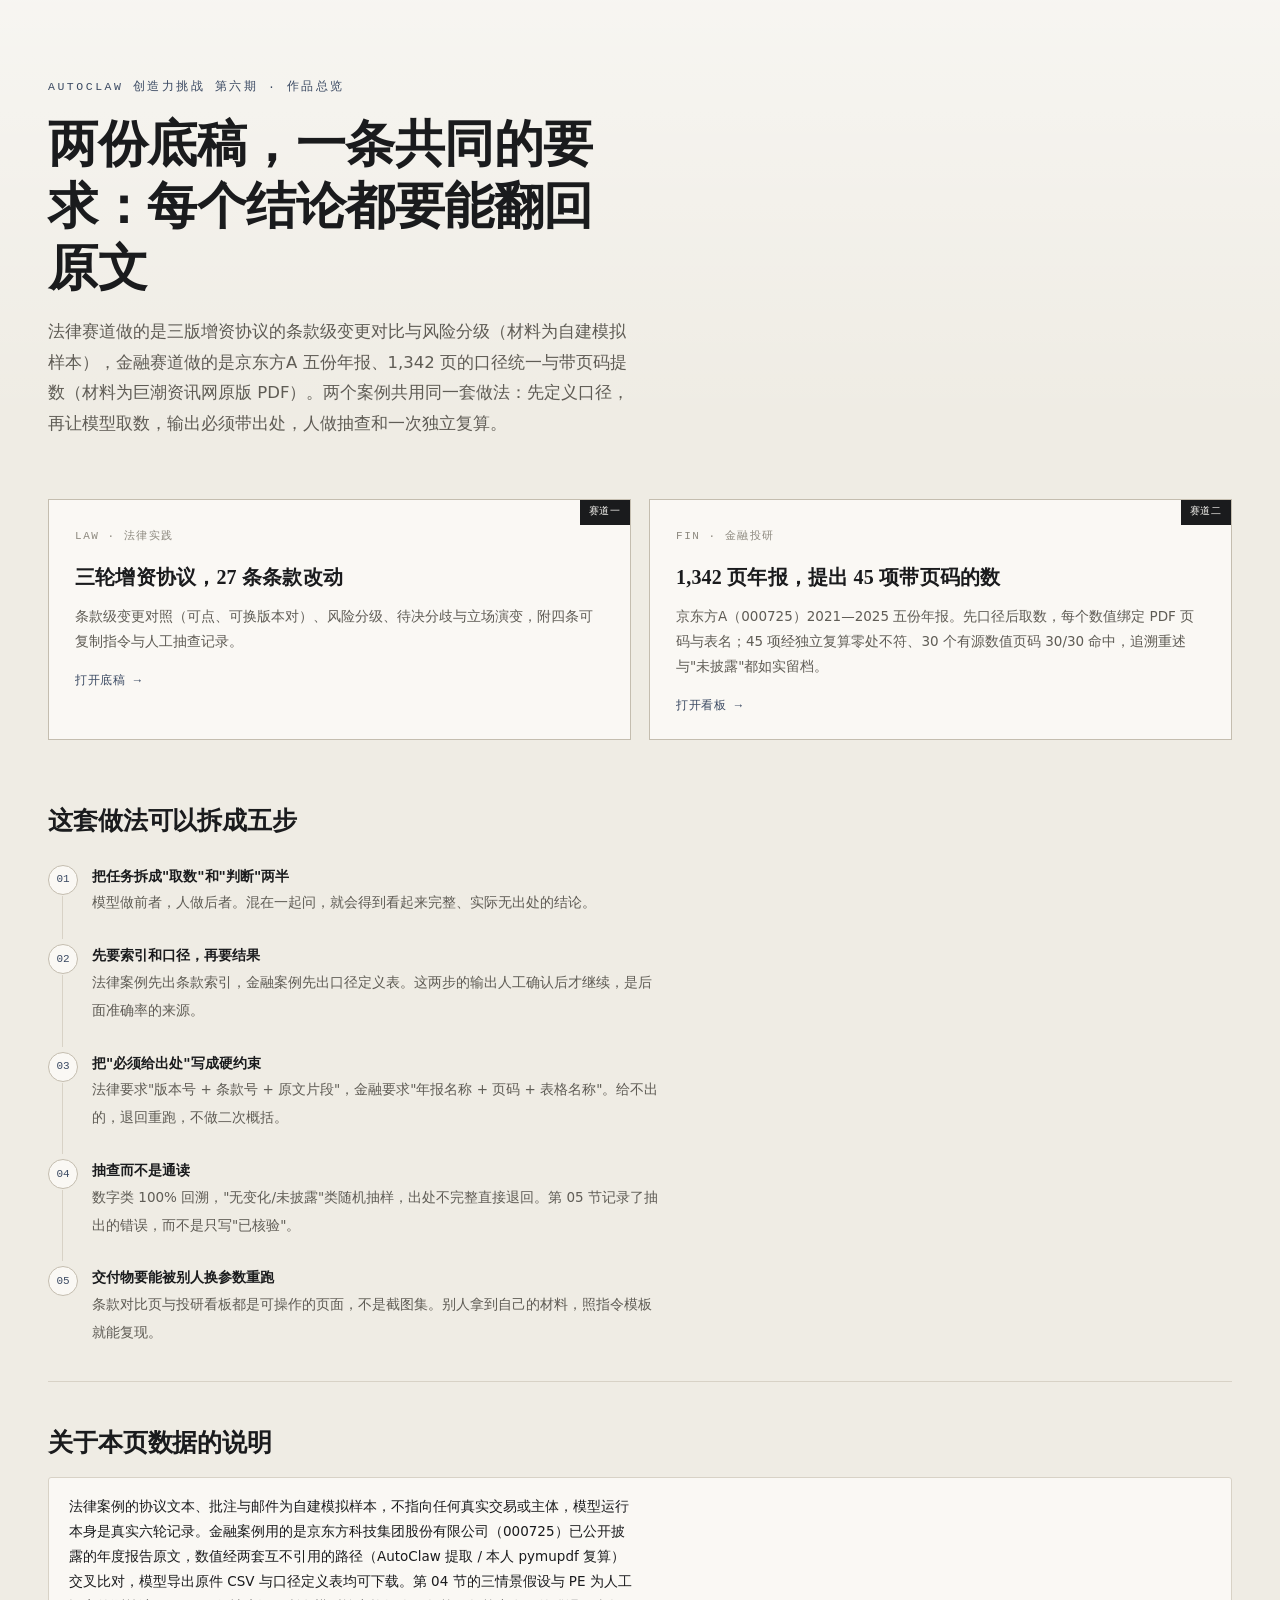
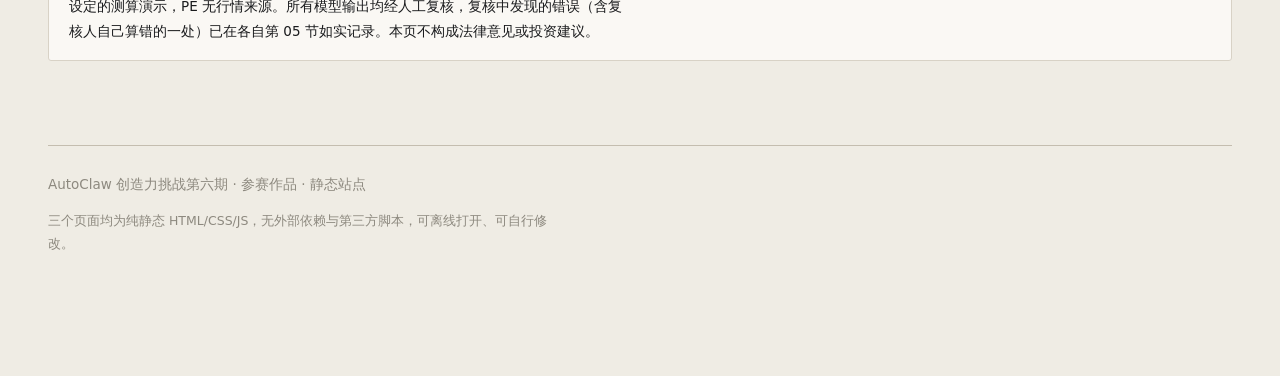
<file: index.html>
<!DOCTYPE html>
<html lang="zh-CN" data-accent="index">
<head>
<meta charset="UTF-8">
<meta name="viewport" content="width=device-width,initial-scale=1">
<title>两份底稿：增资协议条款对比 · 年报投研数据 — AutoClaw 创造力挑战第六期作品总览</title>
<meta name="description" content="AutoClaw 创造力挑战第六期参赛作品总览：法律实践赛道的三版增资协议条款级对比底稿，与金融投研赛道的年报数据提取与估值测算看板，含可复制指令与核验记录。">
<link rel="stylesheet" href="assets/base.css">
</head>
<body>
<div class="wrap">
<header class="masthead" style="border-bottom:none">
  <div class="kicker">AutoClaw 创造力挑战 第六期 · 作品总览</div>
  <h1>两份底稿，一条共同的要求：每个结论都要能翻回原文</h1>
  <p class="lede">法律赛道做的是三版增资协议的条款级变更对比与风险分级（材料为自建模拟样本），金融赛道做的是京东方A 五份年报、1,342 页的口径统一与带页码提数（材料为巨潮资讯网原版 PDF）。两个案例共用同一套做法：先定义口径，再让模型取数，输出必须带出处，人做抽查和一次独立复算。</p>
</header>

<div class="cases">
  <a class="case" href="legal.html">
    <span class="flag">赛道一</span>
    <div class="no">LAW · 法律实践</div>
    <h3>三轮增资协议，27 条条款改动</h3>
    <p>条款级变更对照（可点、可换版本对）、风险分级、待决分歧与立场演变，附四条可复制指令与人工抽查记录。</p>
    <div class="go">打开底稿 →</div>
  </a>
  <a class="case" href="finance.html">
    <span class="flag">赛道二</span>
    <div class="no">FIN · 金融投研</div>
    <h3>1,342 页年报，提出 45 项带页码的数</h3>
    <p>京东方A（000725）2021—2025 五份年报。先口径后取数，每个数值绑定 PDF 页码与表名；45 项经独立复算零处不符、30 个有源数值页码 30/30 命中，追溯重述与"未披露"都如实留档。</p>
    <div class="go">打开看板 →</div>
  </a>
</div>

<section style="border-top:none;padding-top:64px">
  <h2>这套做法可以拆成五步</h2>
  <ol class="flow" style="margin-top:26px">
    <li><b>把任务拆成"取数"和"判断"两半</b><span>模型做前者，人做后者。混在一起问，就会得到看起来完整、实际无出处的结论。</span></li>
    <li><b>先要索引和口径，再要结果</b><span>法律案例先出条款索引，金融案例先出口径定义表。这两步的输出人工确认后才继续，是后面准确率的来源。</span></li>
    <li><b>把"必须给出处"写成硬约束</b><span>法律要求"版本号 + 条款号 + 原文片段"，金融要求"年报名称 + 页码 + 表格名称"。给不出的，退回重跑，不做二次概括。</span></li>
    <li><b>抽查而不是通读</b><span>数字类 100% 回溯，"无变化/未披露"类随机抽样，出处不完整直接退回。第 05 节记录了抽出的错误，而不是只写"已核验"。</span></li>
    <li><b>交付物要能被别人换参数重跑</b><span>条款对比页与投研看板都是可操作的页面，不是截图集。别人拿到自己的材料，照指令模板就能复现。</span></li>
  </ol>
</section>

<section style="border-top:1px solid var(--rule);padding-top:44px">
  <h2>关于本页数据的说明</h2>
  <div class="sheet tight">
    <p style="font-size:13.5px">法律案例的协议文本、批注与邮件为自建模拟样本，不指向任何真实交易或主体，模型运行本身是真实六轮记录。金融案例用的是京东方科技集团股份有限公司（000725）已公开披露的年度报告原文，数值经两套互不引用的路径（AutoClaw 提取 / 本人 pymupdf 复算）交叉比对，模型导出原件 CSV 与口径定义表均可下载。第 04 节的三情景假设与 PE 为人工设定的测算演示，PE 无行情来源。所有模型输出均经人工复核，复核中发现的错误（含复核人自己算错的一处）已在各自第 05 节如实记录。本页不构成法律意见或投资建议。</p>
  </div>
</section>

<footer>
  <p class="back">AutoClaw 创造力挑战第六期 · 参赛作品 · 静态站点</p>
  <p>三个页面均为纯静态 HTML/CSS/JS，无外部依赖与第三方脚本，可离线打开、可自行修改。</p>
</footer>
</div>
<script src="assets/app.js"></script>
</body>
</html>
</file>
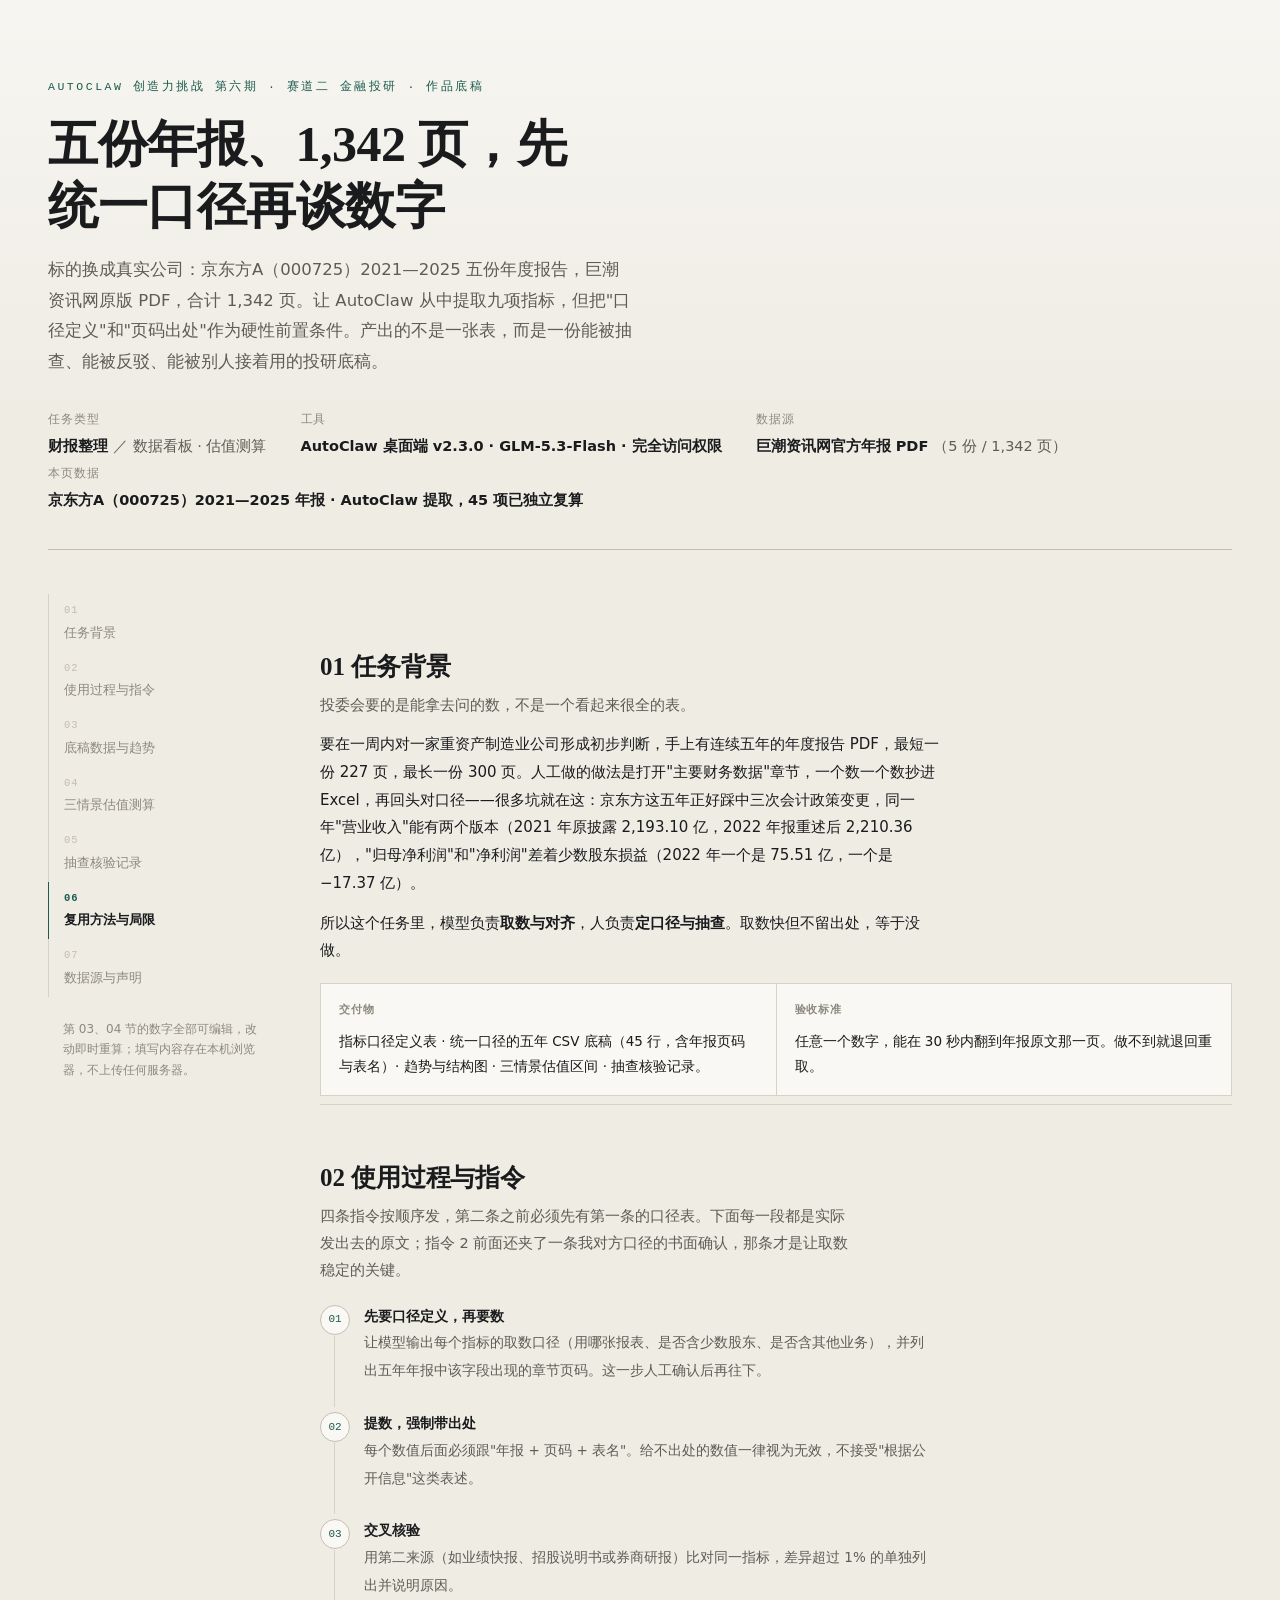
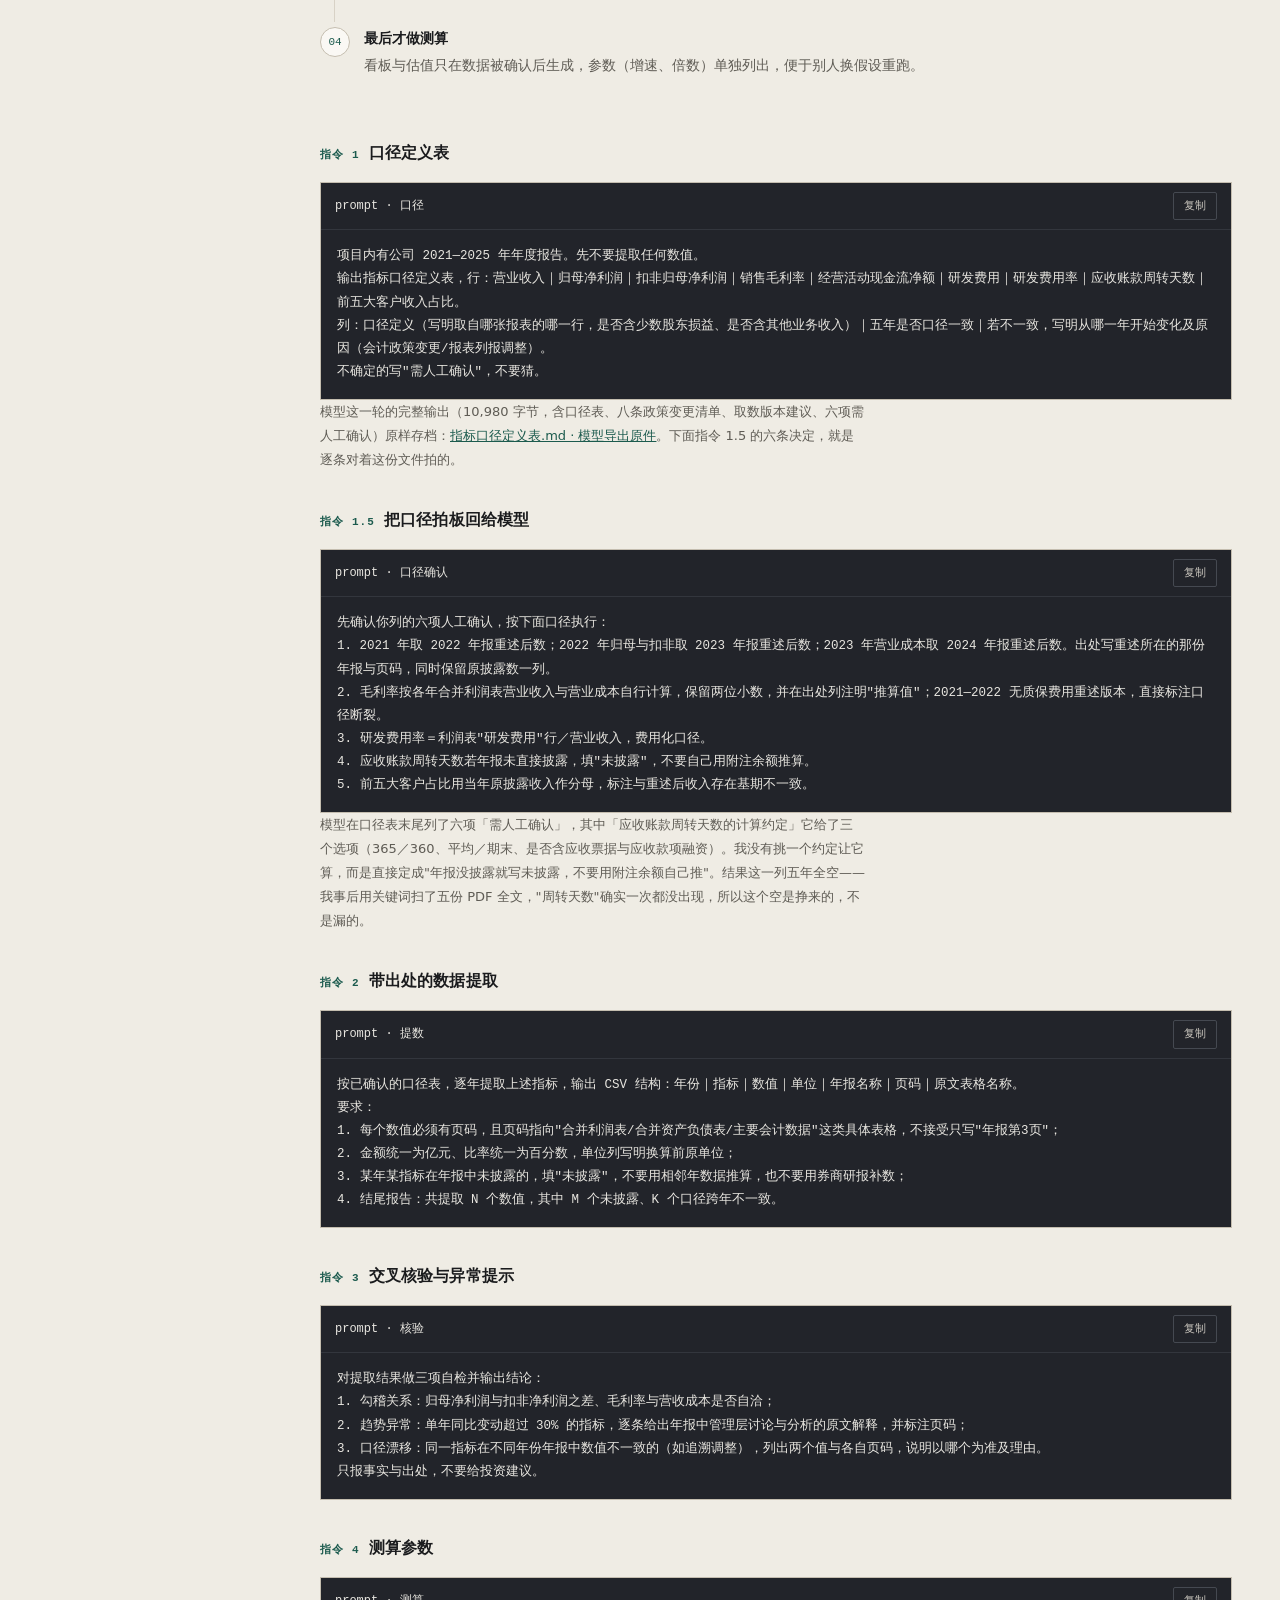
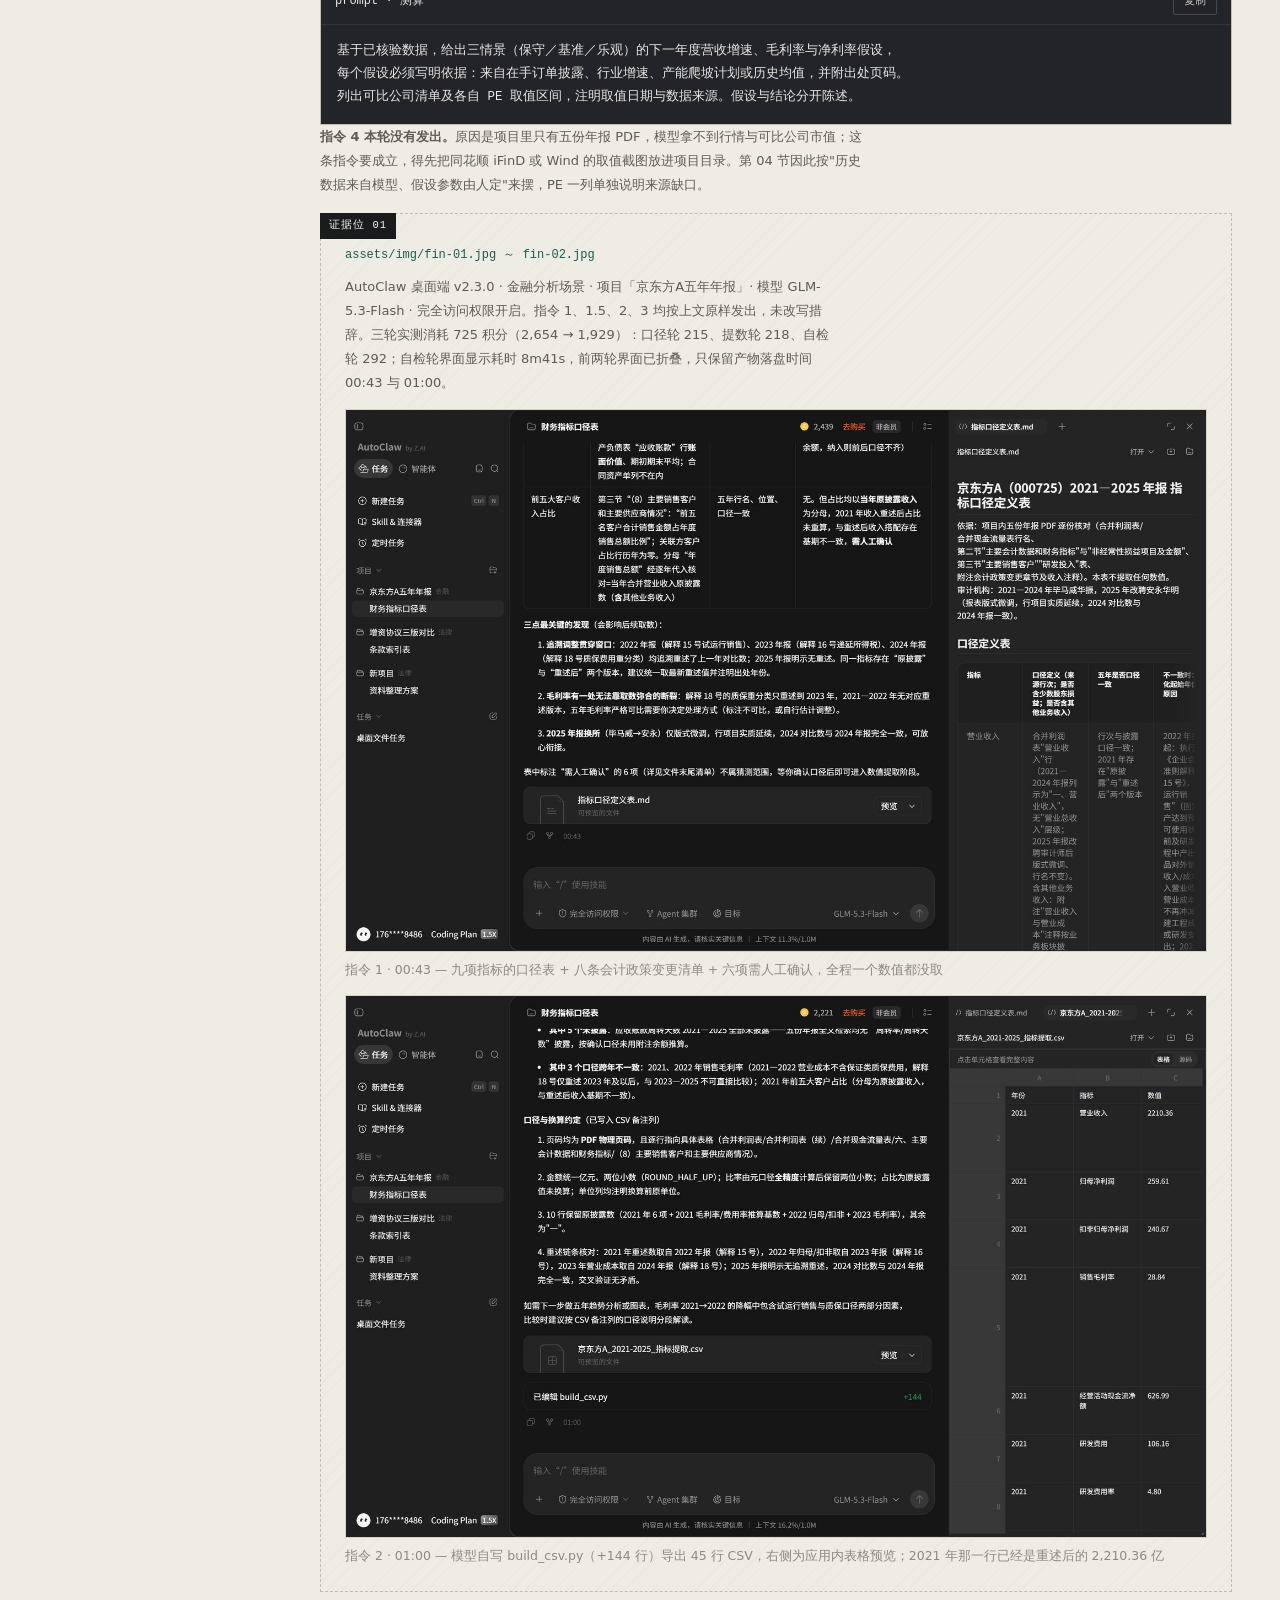
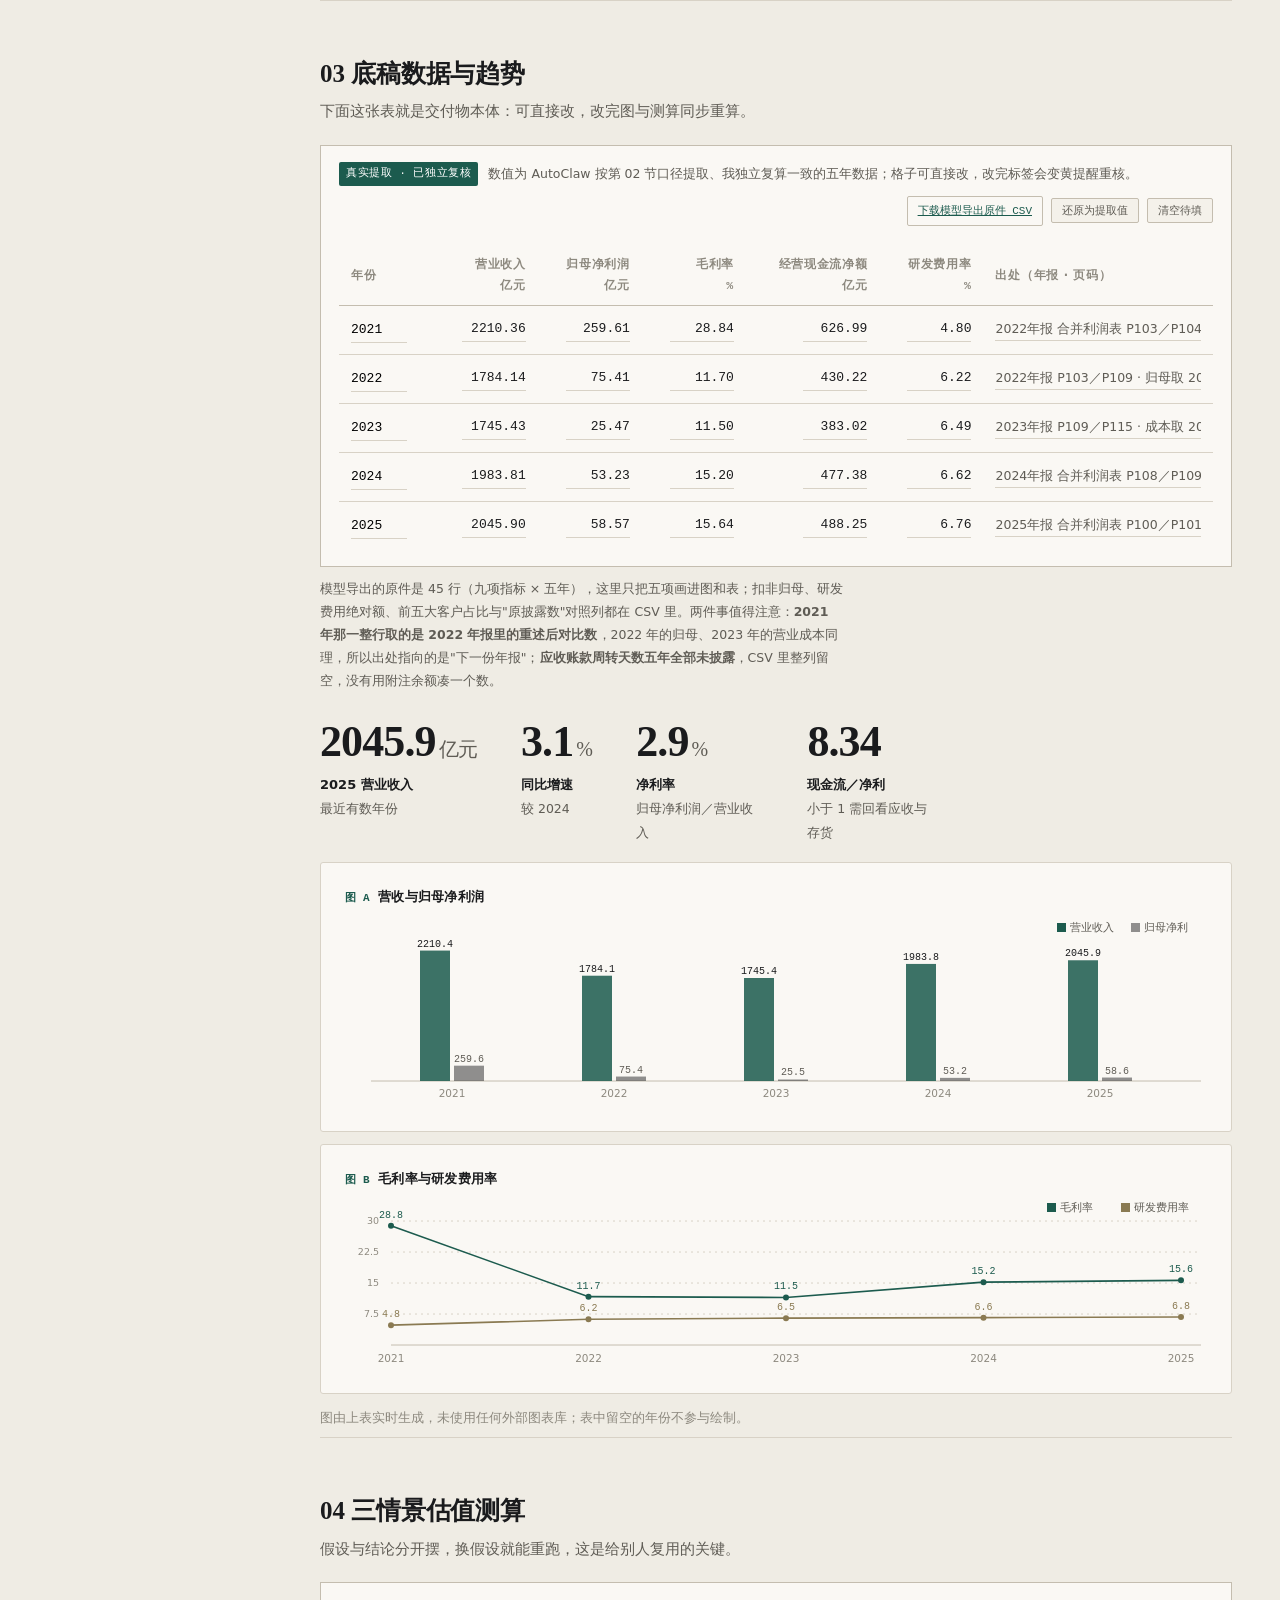
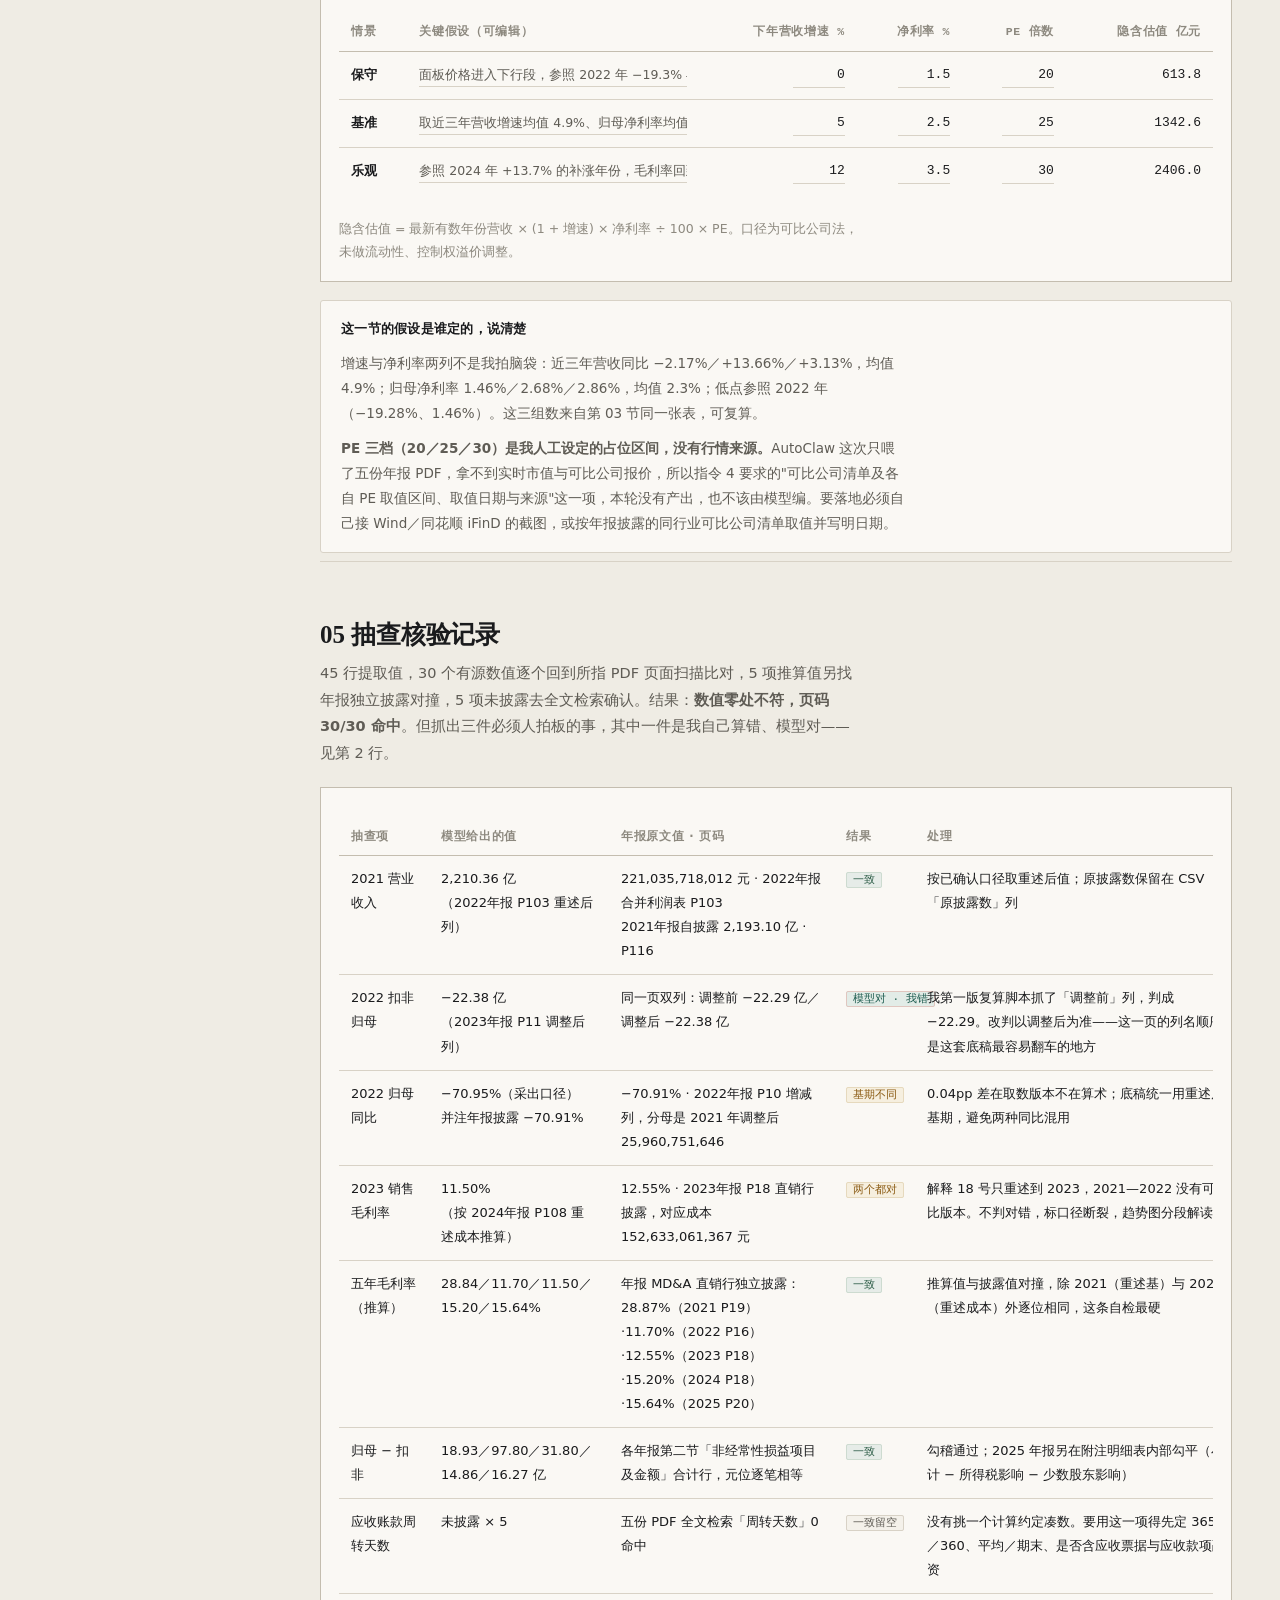
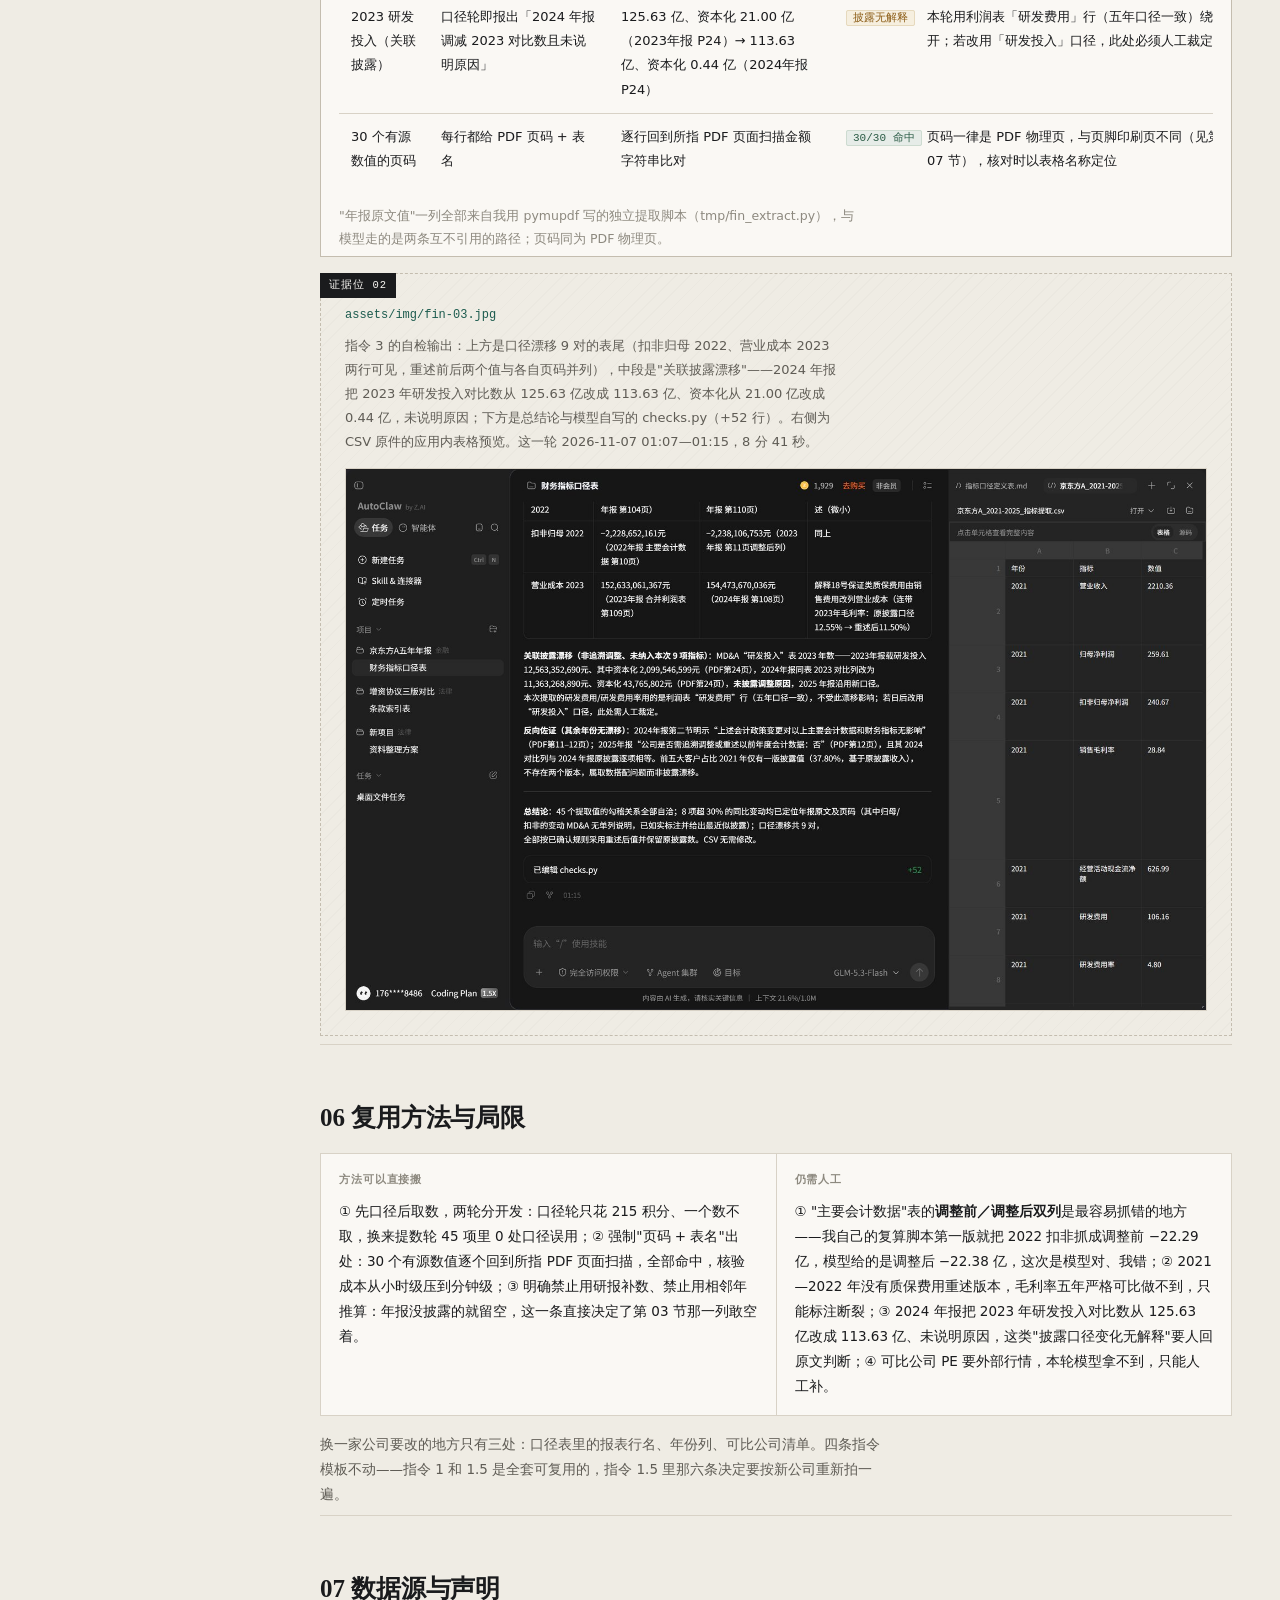
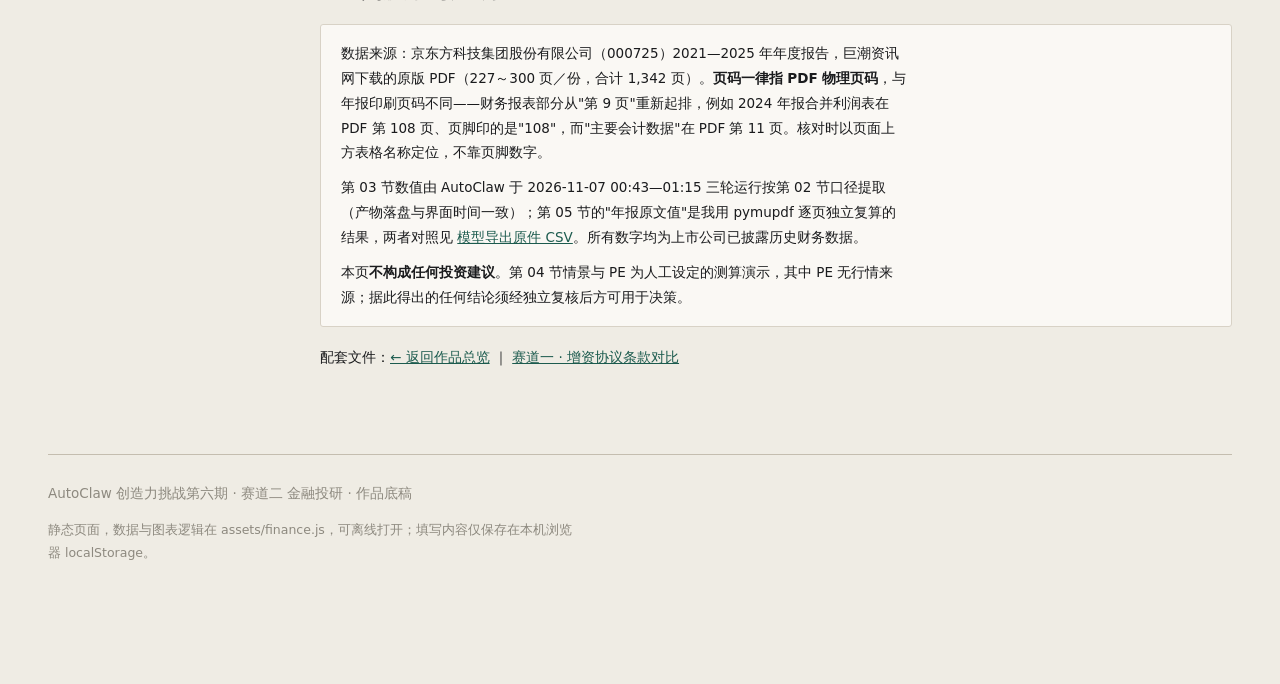
<file: finance.html>
<!DOCTYPE html>
<html lang="zh-CN" data-accent="fin">
<head>
<meta charset="UTF-8">
<meta name="viewport" content="width=device-width,initial-scale=1">
<title>年报到投研底稿：五年财务数据提取、口径统一与估值测算 · AutoClaw 底稿</title>
<meta name="description" content="用 AutoClaw 把多份年度报告整理成统一口径的投研底稿：字段口径表、带页码的数据提取、抽查核验记录与三情景估值测算，数据可自行填写并实时重算。">
<link rel="stylesheet" href="assets/base.css">
</head>
<body>
<div class="progress" id="prog"></div>
<div class="wrap">

<header class="masthead">
  <div class="kicker">AutoClaw 创造力挑战 第六期 · 赛道二 金融投研 · 作品底稿</div>
  <h1>五份年报、1,342 页，先统一口径再谈数字</h1>
  <p class="lede">标的换成真实公司：京东方A（000725）2021—2025 五份年度报告，巨潮资讯网原版 PDF，合计 1,342 页。让 AutoClaw 从中提取九项指标，但把"口径定义"和"页码出处"作为硬性前置条件。产出的不是一张表，而是一份能被抽查、能被反驳、能被别人接着用的投研底稿。</p>
  <dl class="ledger">
    <div><dt>任务类型</dt><dd>财报整理 <em>／ 数据看板 · 估值测算</em></dd></div>
    <div><dt>工具</dt><dd>AutoClaw 桌面端 v2.3.0 · GLM-5.3-Flash · 完全访问权限</dd></div>
    <div><dt>数据源</dt><dd>巨潮资讯网官方年报 PDF <em>（5 份 / 1,342 页）</em></dd></div>
    <div><dt>本页数据</dt><dd id="src-mode">京东方A（000725）2021—2025 年报 · AutoClaw 提取，45 项已独立复算</dd></div>
  </dl>
</header>

<div class="body-grid">
<nav class="rail" aria-label="章节">
  <ol id="rail">
    <li><a href="#f1"><span class="n">01</span>任务背景</a></li>
    <li><a href="#f2"><span class="n">02</span>使用过程与指令</a></li>
    <li><a href="#f3"><span class="n">03</span>底稿数据与趋势</a></li>
    <li><a href="#f4"><span class="n">04</span>三情景估值测算</a></li>
    <li><a href="#f5"><span class="n">05</span>抽查核验记录</a></li>
    <li><a href="#f6"><span class="n">06</span>复用方法与局限</a></li>
    <li><a href="#f7"><span class="n">07</span>数据源与声明</a></li>
  </ol>
  <p class="note">第 03、04 节的数字全部可编辑，改动即时重算；填写内容存在本机浏览器，不上传任何服务器。</p>
</nav>

<main>

<section id="f1">
  <h2>01 任务背景</h2>
  <p class="h2sub">投委会要的是能拿去问的数，不是一个看起来很全的表。</p>
  <p>要在一周内对一家重资产制造业公司形成初步判断，手上有连续五年的年度报告 PDF，最短一份 227 页，最长一份 300 页。人工做的做法是打开"主要财务数据"章节，一个数一个数抄进 Excel，再回头对口径——很多坑就在这：京东方这五年正好踩中三次会计政策变更，同一年"营业收入"能有两个版本（2021 年原披露 2,193.10 亿，2022 年报重述后 2,210.36 亿），"归母净利润"和"净利润"差着少数股东损益（2022 年一个是 75.51 亿，一个是 −17.37 亿）。</p>
  <p>所以这个任务里，模型负责<strong>取数与对齐</strong>，人负责<strong>定口径与抽查</strong>。取数快但不留出处，等于没做。</p>
  <div class="claim">
    <div><h4>交付物</h4><p>指标口径定义表 · 统一口径的五年 CSV 底稿（45 行，含年报页码与表名）· 趋势与结构图 · 三情景估值区间 · 抽查核验记录。</p></div>
    <div><h4>验收标准</h4><p>任意一个数字，能在 30 秒内翻到年报原文那一页。做不到就退回重取。</p></div>
  </div>
</section>

<section id="f2">
  <h2>02 使用过程与指令</h2>
  <p class="h2sub">四条指令按顺序发，第二条之前必须先有第一条的口径表。下面每一段都是实际发出去的原文；指令 2 前面还夹了一条我对方口径的书面确认，那条才是让取数稳定的关键。</p>
  <ol class="flow">
    <li><b>先要口径定义，再要数</b><span>让模型输出每个指标的取数口径（用哪张报表、是否含少数股东、是否含其他业务），并列出五年年报中该字段出现的章节页码。这一步人工确认后再往下。</span></li>
    <li><b>提数，强制带出处</b><span>每个数值后面必须跟"年报 + 页码 + 表名"。给不出处的数值一律视为无效，不接受"根据公开信息"这类表述。</span></li>
    <li><b>交叉核验</b><span>用第二来源（如业绩快报、招股说明书或券商研报）比对同一指标，差异超过 1% 的单独列出并说明原因。</span></li>
    <li><b>最后才做测算</b><span>看板与估值只在数据被确认后生成，参数（增速、倍数）单独列出，便于别人换假设重跑。</span></li>
  </ol>

  <h3><span class="n">指令 1</span>口径定义表</h3>
  <div class="script" data-script>
    <div class="sh"><b>prompt · 口径</b><button class="copy">复制</button></div>
    <pre>项目内有公司 2021—2025 年年度报告。先不要提取任何数值。
输出指标口径定义表，行：营业收入｜归母净利润｜扣非归母净利润｜销售毛利率｜经营活动现金流净额｜研发费用｜研发费用率｜应收账款周转天数｜前五大客户收入占比。
列：口径定义（写明取自哪张报表的哪一行，是否含少数股东损益、是否含其他业务收入）｜五年是否口径一致｜若不一致，写明从哪一年开始变化及原因（会计政策变更/报表列报调整）。
不确定的写"需人工确认"，不要猜。</pre>
  </div>
  <p style="font-size:13px;color:var(--ink-2)">模型这一轮的完整输出（10,980 字节，含口径表、八条政策变更清单、取数版本建议、六项需人工确认）原样存档：<a href="assets/fin-koujing.md" download>指标口径定义表.md · 模型导出原件</a>。下面指令 1.5 的六条决定，就是逐条对着这份文件拍的。</p>

  <h3><span class="n">指令 1.5</span>把口径拍板回给模型</h3>
  <div class="script" data-script>
    <div class="sh"><b>prompt · 口径确认</b><button class="copy">复制</button></div>
    <pre>先确认你列的六项人工确认，按下面口径执行：
1. 2021 年取 2022 年报重述后数；2022 年归母与扣非取 2023 年报重述后数；2023 年营业成本取 2024 年报重述后数。出处写重述所在的那份年报与页码，同时保留原披露数一列。
2. 毛利率按各年合并利润表营业收入与营业成本自行计算，保留两位小数，并在出处列注明"推算值"；2021—2022 无质保费用重述版本，直接标注口径断裂。
3. 研发费用率＝利润表"研发费用"行／营业收入，费用化口径。
4. 应收账款周转天数若年报未直接披露，填"未披露"，不要自己用附注余额推算。
5. 前五大客户占比用当年原披露收入作分母，标注与重述后收入存在基期不一致。</pre>
  </div>
  <p style="font-size:13px;color:var(--ink-2)">模型在口径表末尾列了六项「需人工确认」，其中「应收账款周转天数的计算约定」它给了三个选项（365／360、平均／期末、是否含应收票据与应收款项融资）。我没有挑一个约定让它算，而是直接定成"年报没披露就写未披露，不要用附注余额自己推"。结果这一列五年全空——我事后用关键词扫了五份 PDF 全文，"周转天数"确实一次都没出现，所以这个空是挣来的，不是漏的。</p>

  <h3><span class="n">指令 2</span>带出处的数据提取</h3>
  <div class="script" data-script>
    <div class="sh"><b>prompt · 提数</b><button class="copy">复制</button></div>
    <pre>按已确认的口径表，逐年提取上述指标，输出 CSV 结构：年份｜指标｜数值｜单位｜年报名称｜页码｜原文表格名称。
要求：
1. 每个数值必须有页码，且页码指向"合并利润表/合并资产负债表/主要会计数据"这类具体表格，不接受只写"年报第3页"；
2. 金额统一为亿元、比率统一为百分数，单位列写明换算前原单位；
3. 某年某指标在年报中未披露的，填"未披露"，不要用相邻年数据推算，也不要用券商研报补数；
4. 结尾报告：共提取 N 个数值，其中 M 个未披露、K 个口径跨年不一致。</pre>
  </div>

  <h3><span class="n">指令 3</span>交叉核验与异常提示</h3>
  <div class="script" data-script>
    <div class="sh"><b>prompt · 核验</b><button class="copy">复制</button></div>
    <pre>对提取结果做三项自检并输出结论：
1. 勾稽关系：归母净利润与扣非净利润之差、毛利率与营收成本是否自洽；
2. 趋势异常：单年同比变动超过 30% 的指标，逐条给出年报中管理层讨论与分析的原文解释，并标注页码；
3. 口径漂移：同一指标在不同年份年报中数值不一致的（如追溯调整），列出两个值与各自页码，说明以哪个为准及理由。
只报事实与出处，不要给投资建议。</pre>
  </div>

  <h3><span class="n">指令 4</span>测算参数</h3>
  <div class="script" data-script>
    <div class="sh"><b>prompt · 测算</b><button class="copy">复制</button></div>
    <pre>基于已核验数据，给出三情景（保守／基准／乐观）的下一年度营收增速、毛利率与净利率假设，
每个假设必须写明依据：来自在手订单披露、行业增速、产能爬坡计划或历史均值，并附出处页码。
列出可比公司清单及各自 PE 取值区间，注明取值日期与数据来源。假设与结论分开陈述。</pre>
  </div>
  <p style="font-size:13px;color:var(--ink-2)"><strong>指令 4 本轮没有发出。</strong>原因是项目里只有五份年报 PDF，模型拿不到行情与可比公司市值；这条指令要成立，得先把同花顺 iFinD 或 Wind 的取值截图放进项目目录。第 04 节因此按"历史数据来自模型、假设参数由人定"来摆，PE 一列单独说明来源缺口。</p>

  <div class="slot">
    <span class="tag">证据位 01</span>
    <p class="file">assets/img/fin-01.jpg ～ fin-02.jpg</p>
    <p class="how">AutoClaw 桌面端 v2.3.0 · 金融分析场景 · 项目「京东方A五年年报」· 模型 GLM-5.3-Flash · 完全访问权限开启。指令 1、1.5、2、3 均按上文原样发出，未改写措辞。三轮实测消耗 725 积分（2,654 → 1,929）：口径轮 215、提数轮 218、自检轮 292；自检轮界面显示耗时 8m41s，前两轮界面已折叠，只保留产物落盘时间 00:43 与 01:00。</p>
    <figure><img src="assets/img/fin-01.jpg" alt="指令 1 输出的指标口径定义表" loading="lazy"><figcaption style="font-size:12.5px;color:var(--ink-3);margin-top:6px">指令 1 · 00:43 — 九项指标的口径表 + 八条会计政策变更清单 + 六项需人工确认，全程一个数值都没取</figcaption></figure>
    <figure><img src="assets/img/fin-02.jpg" alt="指令 2 导出的 CSV 与应用内表格预览" loading="lazy"><figcaption style="font-size:12.5px;color:var(--ink-3);margin-top:6px">指令 2 · 01:00 — 模型自写 build_csv.py（+144 行）导出 45 行 CSV，右侧为应用内表格预览；2021 年那一行已经是重述后的 2,210.36 亿</figcaption></figure>
  </div>
</section>

<section id="f3">
  <h2>03 底稿数据与趋势</h2>
  <p class="h2sub">下面这张表就是交付物本体：可直接改，改完图与测算同步重算。</p>

  <div class="tool" style="padding:16px 18px 6px">
    <div style="display:flex;flex-wrap:wrap;gap:10px;align-items:center;margin-bottom:6px">
      <span class="st ok" id="mode-tag">真实提取 · 已独立复核</span>
      <span style="font-size:12.5px;color:var(--ink-2)">数值为 AutoClaw 按第 02 节口径提取、我独立复算一致的五年数据；格子可直接改，改完标签会变黄提醒重核。</span>
      <span style="margin-left:auto;display:flex;gap:8px;align-items:center">
        <a href="assets/fin-extract.csv" download style="font-family:var(--mono);font-size:11px;border:1px solid var(--rule-2);padding:4px 10px;border-radius:2px">下载模型导出原件 CSV</a>
        <button class="copy" id="btn-demo" style="font-family:var(--mono);font-size:11px;border:1px solid var(--rule-2);background:var(--sheet-2);color:var(--ink-2);padding:4px 10px;border-radius:2px;cursor:pointer">还原为提取值</button>
        <button class="copy" id="btn-clear" style="font-family:var(--mono);font-size:11px;border:1px solid var(--rule-2);background:var(--sheet-2);color:var(--ink-2);padding:4px 10px;border-radius:2px;cursor:pointer">清空待填</button>
      </span>
    </div>
    <div style="overflow-x:auto">
      <table id="grid" style="min-width:720px">
        <thead><tr>
          <th>年份</th><th class="num">营业收入<br>亿元</th><th class="num">归母净利润<br>亿元</th>
          <th class="num">毛利率<br>%</th><th class="num">经营现金流净额<br>亿元</th>
          <th class="num">研发费用率<br>%</th><th>出处（年报 · 页码）</th>
        </tr></thead>
        <tbody></tbody>
      </table>
    </div>
  </div>

  <p style="font-size:12.5px;color:var(--ink-2);margin-top:10px">模型导出的原件是 45 行（九项指标 × 五年），这里只把五项画进图和表；扣非归母、研发费用绝对额、前五大客户占比与"原披露数"对照列都在 CSV 里。两件事值得注意：<strong>2021 年那一整行取的是 2022 年报里的重述后对比数</strong>，2022 年的归母、2023 年的营业成本同理，所以出处指向的是"下一份年报"；<strong>应收账款周转天数五年全部未披露</strong>，CSV 里整列留空，没有用附注余额凑一个数。</p>

  <div class="figs" id="figs"></div>

  <div class="sheet">
    <h4><span class="n">图 A</span>营收与归母净利润</h4>
    <div id="chart-a"></div>
  </div>
  <div class="sheet">
    <h4><span class="n">图 B</span>毛利率与研发费用率</h4>
    <div id="chart-b"></div>
  </div>
  <p style="font-size:12.5px;color:var(--ink-3);margin-top:12px">图由上表实时生成，未使用任何外部图表库；表中留空的年份不参与绘制。</p>
</section>

<section id="f4">
  <h2>04 三情景估值测算</h2>
  <p class="h2sub">假设与结论分开摆，换假设就能重跑，这是给别人复用的关键。</p>
  <div class="tool" style="padding:16px 18px 18px">
    <div style="overflow-x:auto">
      <table id="val" style="min-width:720px">
        <thead><tr><th>情景</th><th>关键假设（可编辑）</th><th class="num">下年营收增速 %</th><th class="num">净利率 %</th><th class="num">PE 倍数</th><th class="num">隐含估值 亿元</th></tr></thead>
        <tbody></tbody>
      </table>
    </div>
    <p style="font-size:12.5px;color:var(--ink-3);margin-top:12px">
      隐含估值 = 最新有数年份营收 × (1 + 增速) × 净利率 ÷ 100 × PE。口径为可比公司法，未做流动性、控制权溢价调整。
    </p>
  </div>
  <div class="sheet tight">
    <h4>这一节的假设是谁定的，说清楚</h4>
    <p style="font-size:13.5px;color:var(--ink-2)">增速与净利率两列不是我拍脑袋：近三年营收同比 −2.17%／+13.66%／+3.13%，均值 4.9%；归母净利率 1.46%／2.68%／2.86%，均值 2.3%；低点参照 2022 年（−19.28%、1.46%）。这三组数来自第 03 节同一张表，可复算。</p>
    <p style="font-size:13.5px;color:var(--ink-2);margin-top:10px"><strong>PE 三档（20／25／30）是我人工设定的占位区间，没有行情来源。</strong>AutoClaw 这次只喂了五份年报 PDF，拿不到实时市值与可比公司报价，所以指令 4 要求的"可比公司清单及各自 PE 取值区间、取值日期与来源"这一项，本轮没有产出，也不该由模型编。要落地必须自己接 Wind／同花顺 iFinD 的截图，或按年报披露的同行业可比公司清单取值并写明日期。</p>
  </div>
</section>

<section id="f5">
  <h2>05 抽查核验记录</h2>
  <p class="h2sub">45 行提取值，30 个有源数值逐个回到所指 PDF 页面扫描比对，5 项推算值另找年报独立披露对撞，5 项未披露去全文检索确认。结果：<strong>数值零处不符，页码 30/30 命中</strong>。但抓出三件必须人拍板的事，其中一件是我自己算错、模型对——见第 2 行。</p>
  <div class="tool" style="padding:16px 18px 6px">
    <div style="overflow-x:auto">
      <table id="audit" style="min-width:900px;table-layout:fixed">
        <thead><tr><th style="width:10%">抽查项</th><th style="width:20%">模型给出的值</th><th style="width:25%">年报原文值 · 页码</th><th style="width:9%">结果</th><th style="width:36%">处理</th></tr></thead>
        <tbody></tbody>
      </table>
    </div>
    <p style="font-size:12.5px;color:var(--ink-3);margin-top:10px">"年报原文值"一列全部来自我用 pymupdf 写的独立提取脚本（tmp/fin_extract.py），与模型走的是两条互不引用的路径；页码同为 PDF 物理页。</p>
  </div>
  <div class="slot">
    <span class="tag">证据位 02</span>
    <p class="file">assets/img/fin-03.jpg</p>
    <p class="how">指令 3 的自检输出：上方是口径漂移 9 对的表尾（扣非归母 2022、营业成本 2023 两行可见，重述前后两个值与各自页码并列），中段是"关联披露漂移"——2024 年报把 2023 年研发投入对比数从 125.63 亿改成 113.63 亿、资本化从 21.00 亿改成 0.44 亿，未说明原因；下方是总结论与模型自写的 checks.py（+52 行）。右侧为 CSV 原件的应用内表格预览。这一轮 2026-11-07 01:07—01:15，8 分 41 秒。</p>
    <img src="assets/img/fin-03.jpg" alt="指令 3 三项自检输出与口径漂移清单" loading="lazy">
  </div>
</section>

<section id="f6">
  <h2>06 复用方法与局限</h2>
  <div class="claim">
    <div><h4>方法可以直接搬</h4>
      <p>① 先口径后取数，两轮分开发：口径轮只花 215 积分、一个数不取，换来提数轮 45 项里 0 处口径误用；② 强制"页码 + 表名"出处：30 个有源数值逐个回到所指 PDF 页面扫描，全部命中，核验成本从小时级压到分钟级；③ 明确禁止用研报补数、禁止用相邻年推算：年报没披露的就留空，这一条直接决定了第 03 节那一列敢空着。</p></div>
    <div><h4>仍需人工</h4>
      <p>① "主要会计数据"表的<strong>调整前／调整后双列</strong>是最容易抓错的地方——我自己的复算脚本第一版就把 2022 扣非抓成调整前 −22.29 亿，模型给的是调整后 −22.38 亿，这次是模型对、我错；② 2021—2022 年没有质保费用重述版本，毛利率五年严格可比做不到，只能标注断裂；③ 2024 年报把 2023 年研发投入对比数从 125.63 亿改成 113.63 亿、未说明原因，这类"披露口径变化无解释"要人回原文判断；④ 可比公司 PE 要外部行情，本轮模型拿不到，只能人工补。</p></div>
  </div>
  <p style="margin-top:16px;font-size:13.5px;color:var(--ink-2)">换一家公司要改的地方只有三处：口径表里的报表行名、年份列、可比公司清单。四条指令模板不动——指令 1 和 1.5 是全套可复用的，指令 1.5 里那六条决定要按新公司重新拍一遍。</p>
</section>

<section id="f7">
  <h2>07 数据源与声明</h2>
  <div class="sheet tight">
    <p style="font-size:13.5px">数据来源：京东方科技集团股份有限公司（000725）2021—2025 年年度报告，巨潮资讯网下载的原版 PDF（227～300 页／份，合计 1,342 页）。<strong>页码一律指 PDF 物理页码</strong>，与年报印刷页码不同——财务报表部分从"第 9 页"重新起排，例如 2024 年报合并利润表在 PDF 第 108 页、页脚印的是"108"，而"主要会计数据"在 PDF 第 11 页。核对时以页面上方表格名称定位，不靠页脚数字。</p>
    <p style="font-size:13.5px;margin-top:10px">第 03 节数值由 AutoClaw 于 2026-11-07 00:43—01:15 三轮运行按第 02 节口径提取（产物落盘与界面时间一致）；第 05 节的"年报原文值"是我用 pymupdf 逐页独立复算的结果，两者对照见 <a href="assets/fin-extract.csv" download>模型导出原件 CSV</a>。所有数字均为上市公司已披露历史财务数据。</p>
    <p style="font-size:13.5px;margin-top:10px">本页<strong>不构成任何投资建议</strong>。第 04 节情景与 PE 为人工设定的测算演示，其中 PE 无行情来源；据此得出的任何结论须经独立复核后方可用于决策。</p>
  </div>
  <p style="margin-top:18px;font-size:13.5px">配套文件：<a href="index.html">← 返回作品总览</a> ｜ <a href="legal.html">赛道一 · 增资协议条款对比</a></p>
</section>

</main>
</div>

<footer>
  <p class="back">AutoClaw 创造力挑战第六期 · 赛道二 金融投研 · 作品底稿</p>
  <p>静态页面，数据与图表逻辑在 assets/finance.js，可离线打开；填写内容仅保存在本机浏览器 localStorage。</p>
</footer>

</div>
<script src="assets/app.js"></script>
<script src="assets/finance.js"></script>
</body>
</html>
</file>
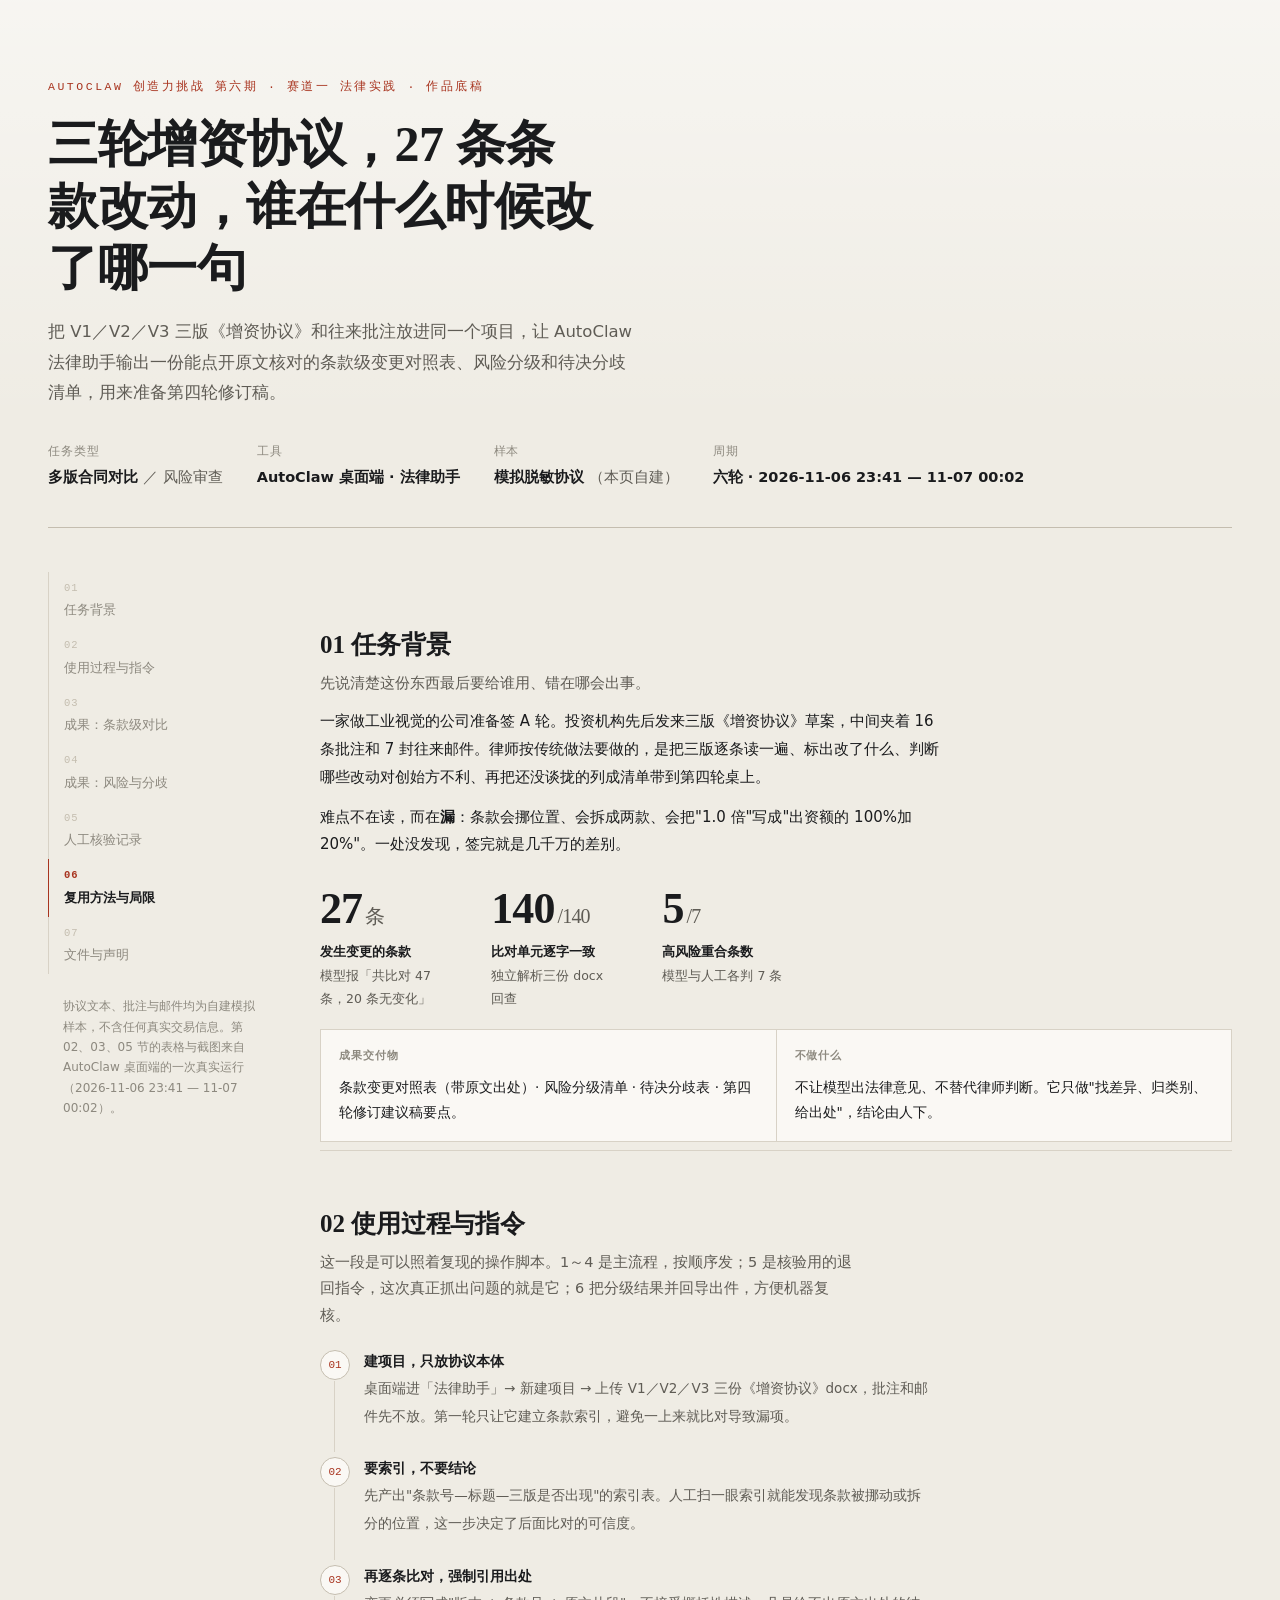
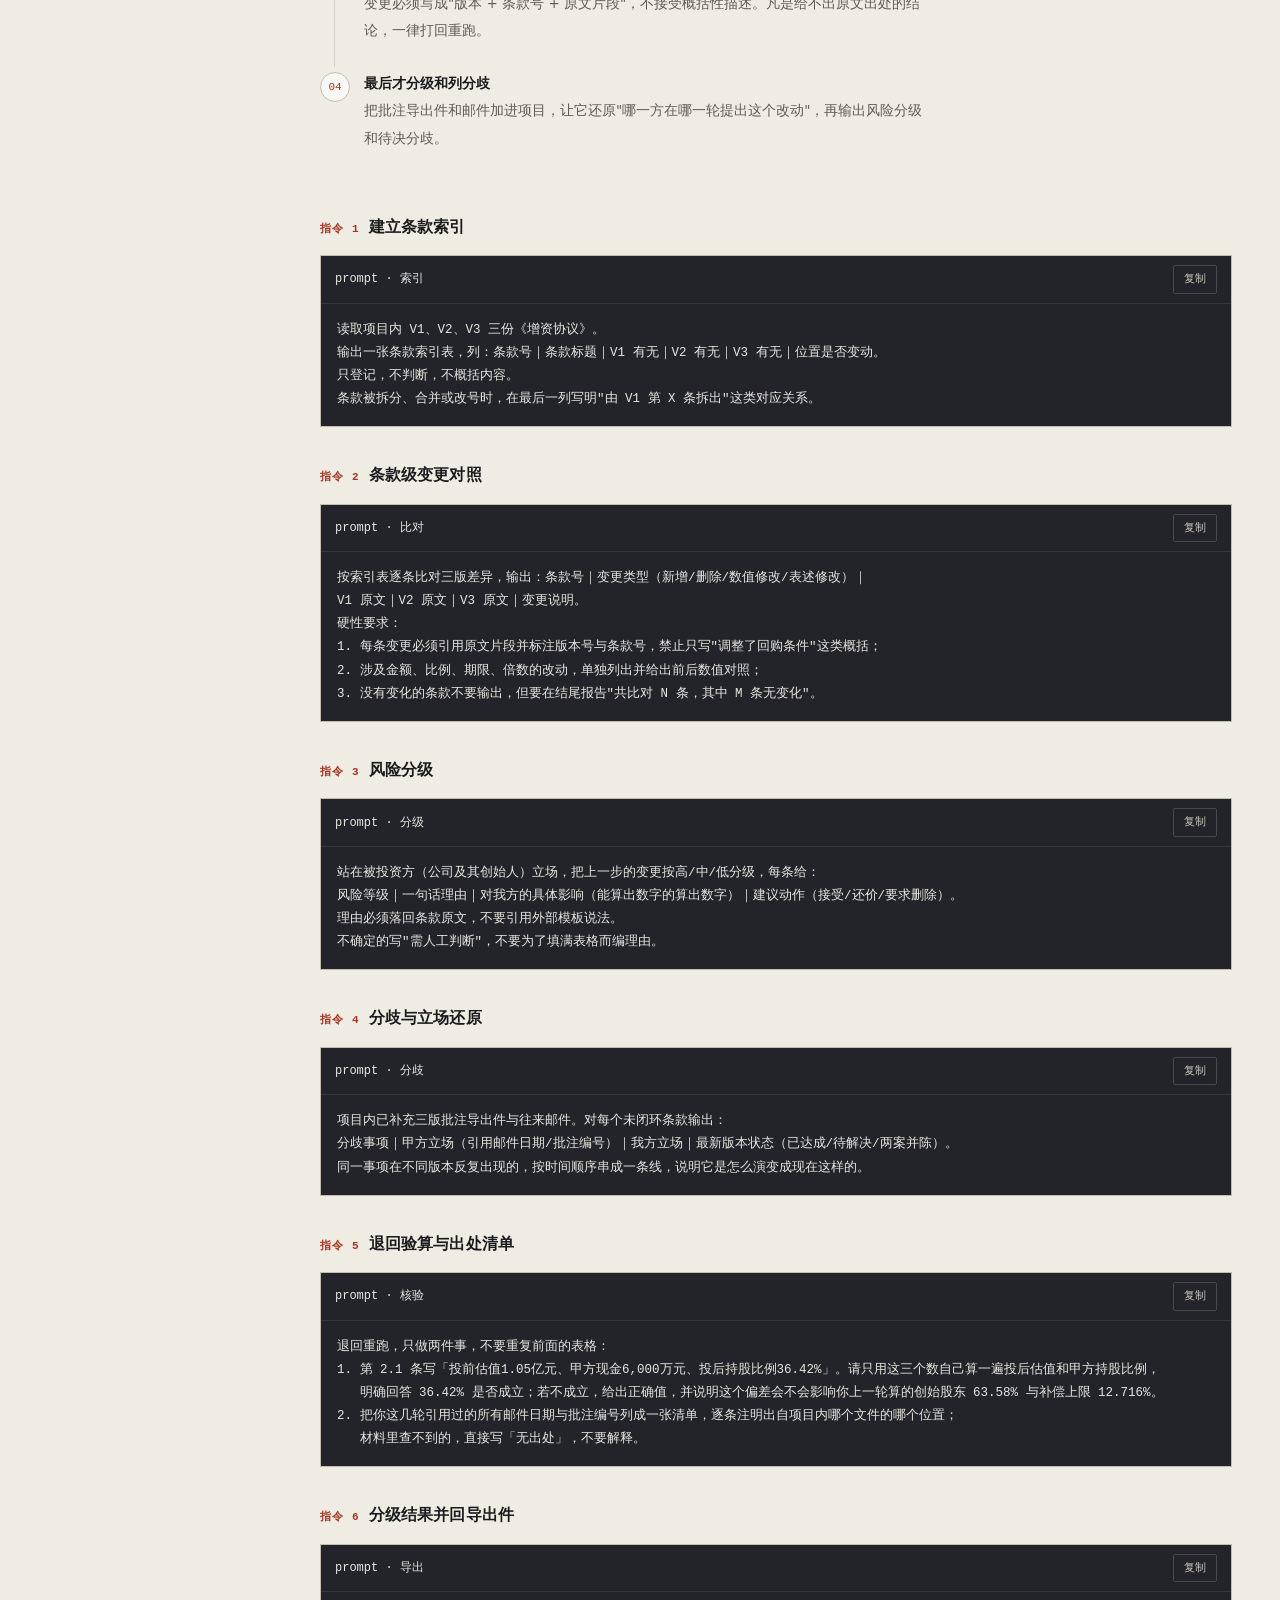
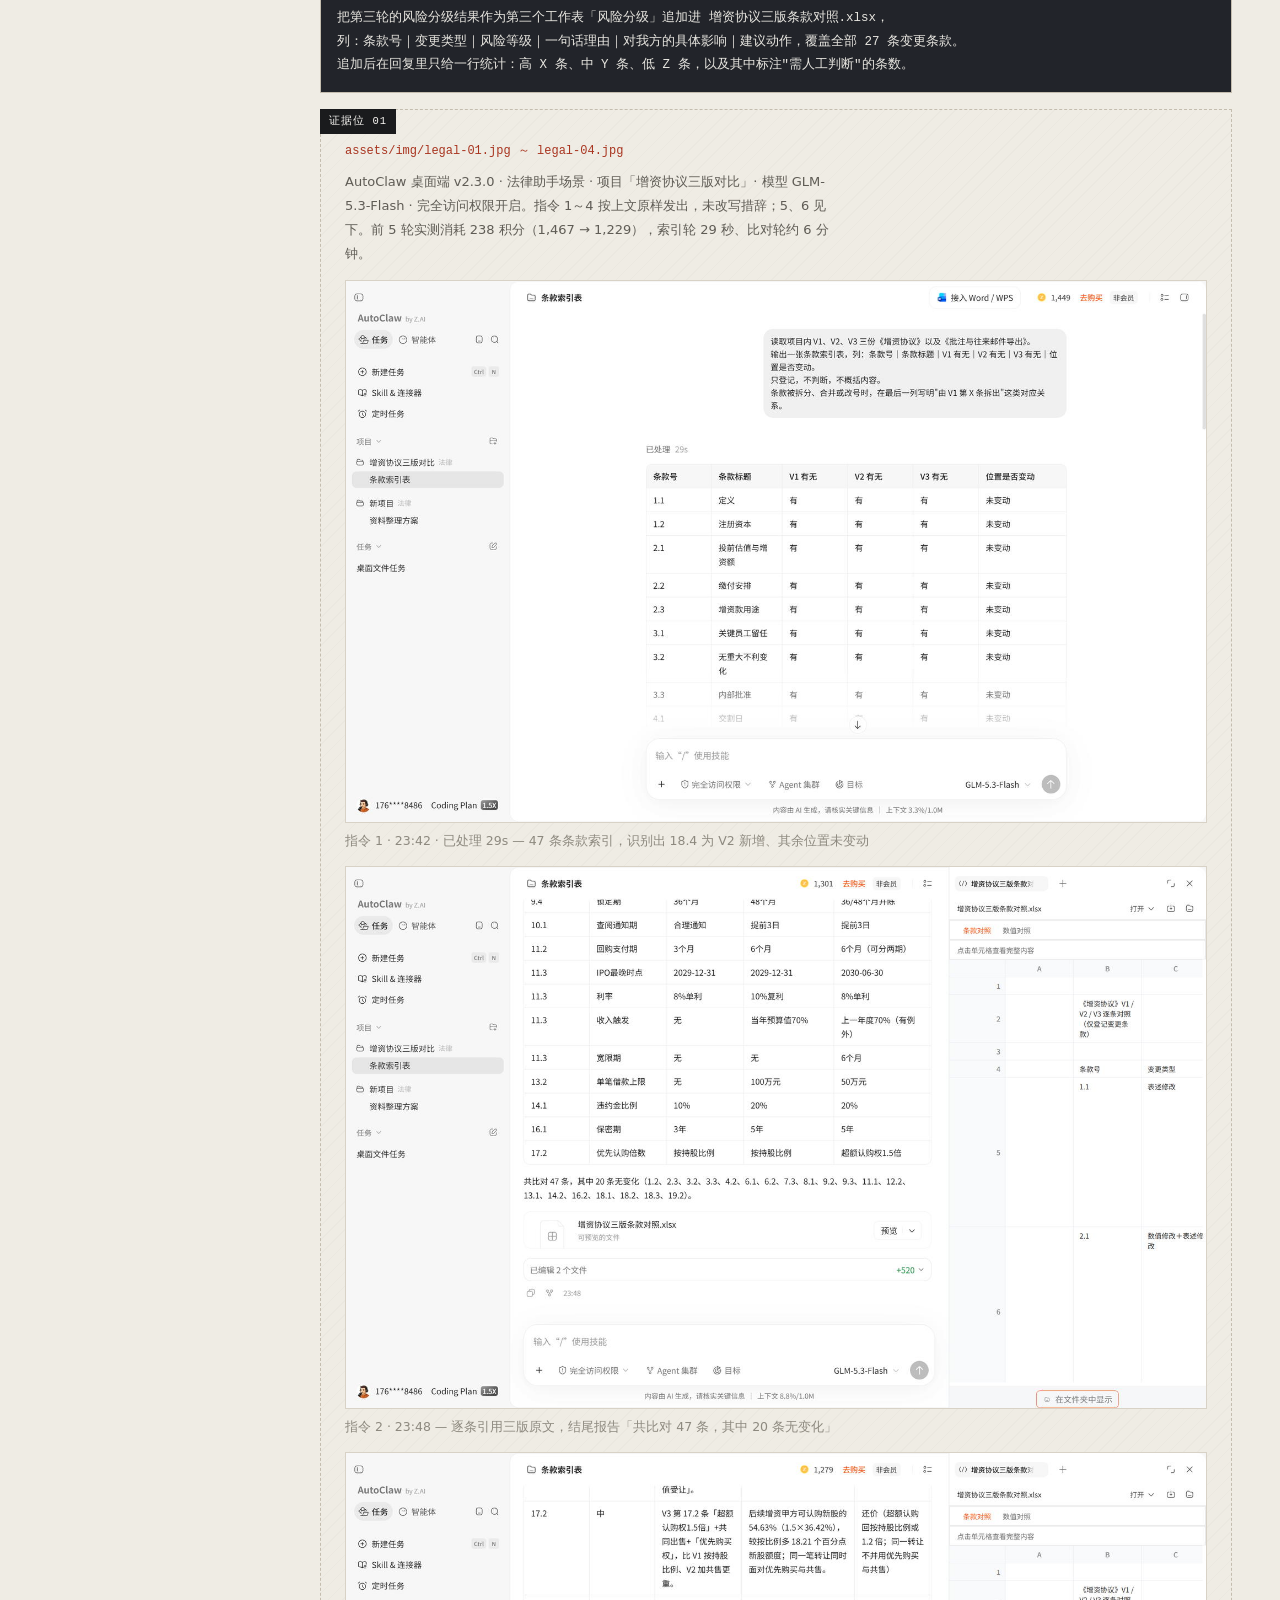
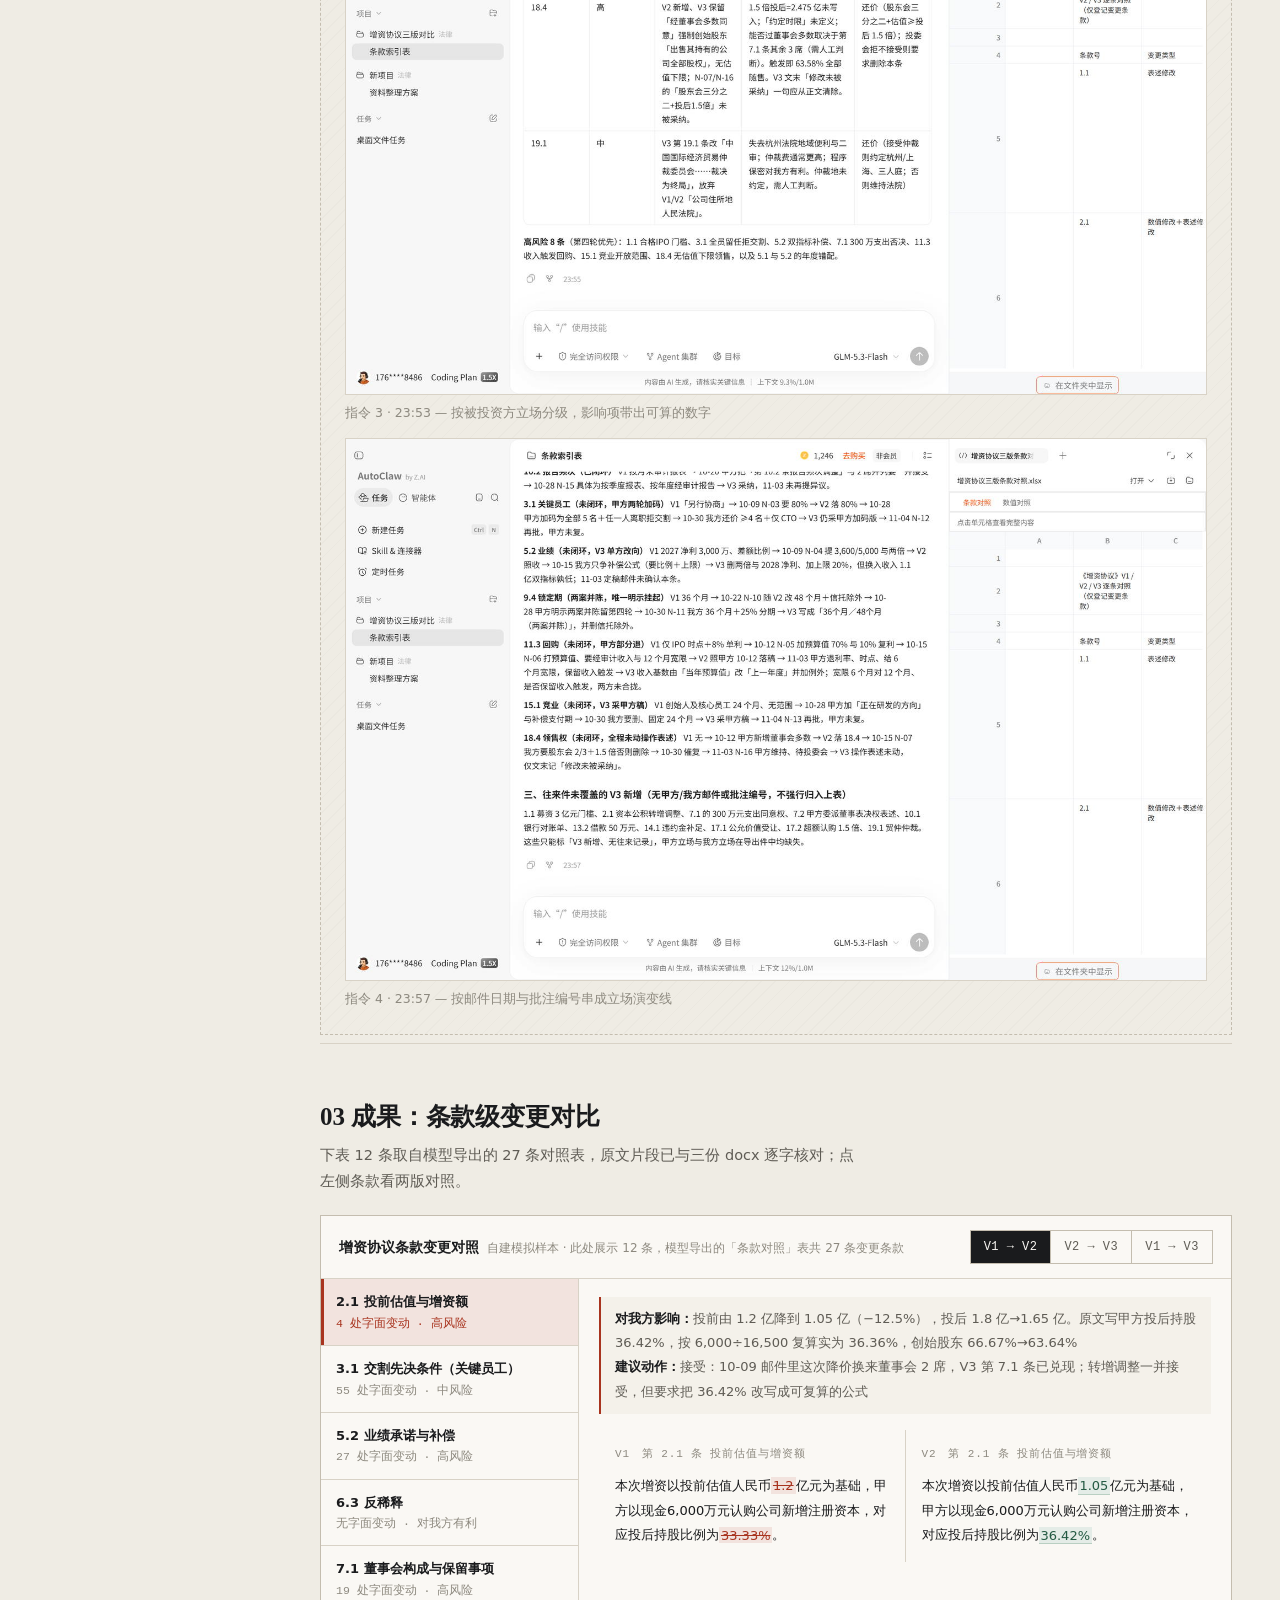
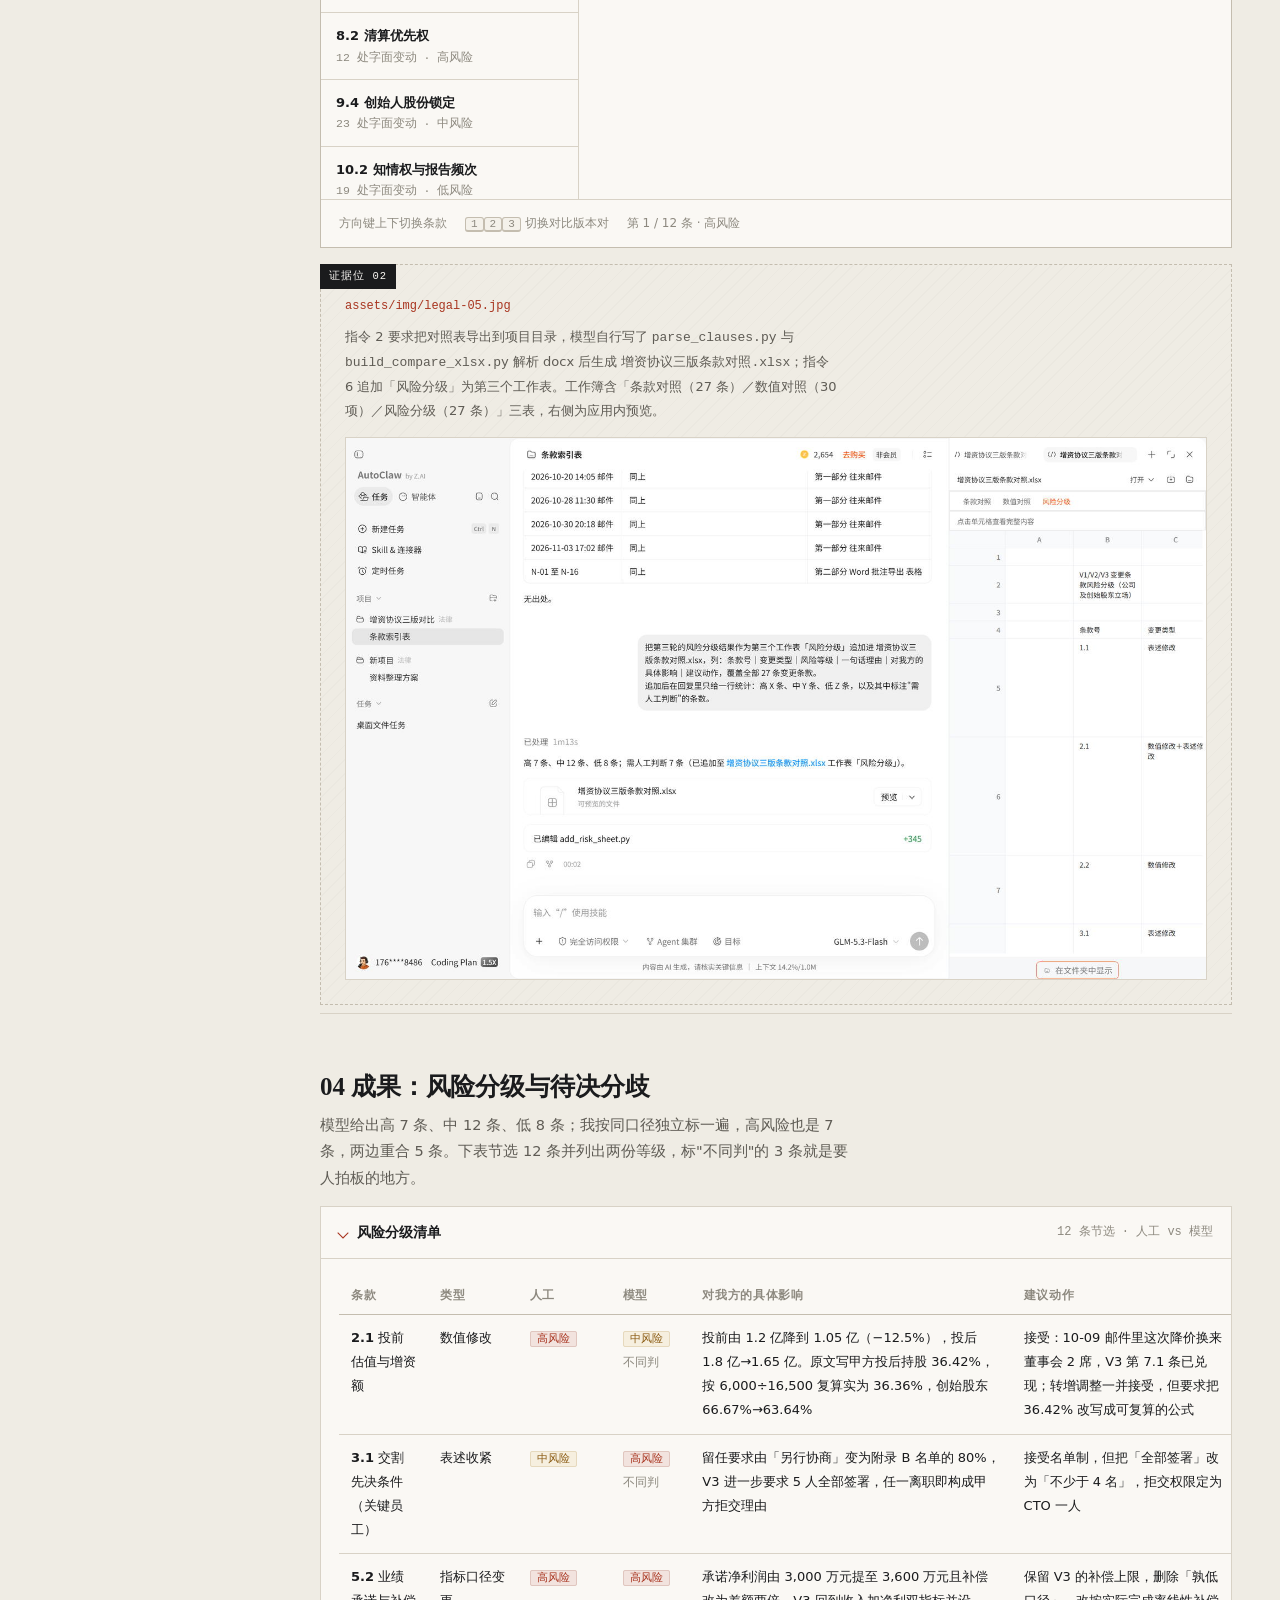
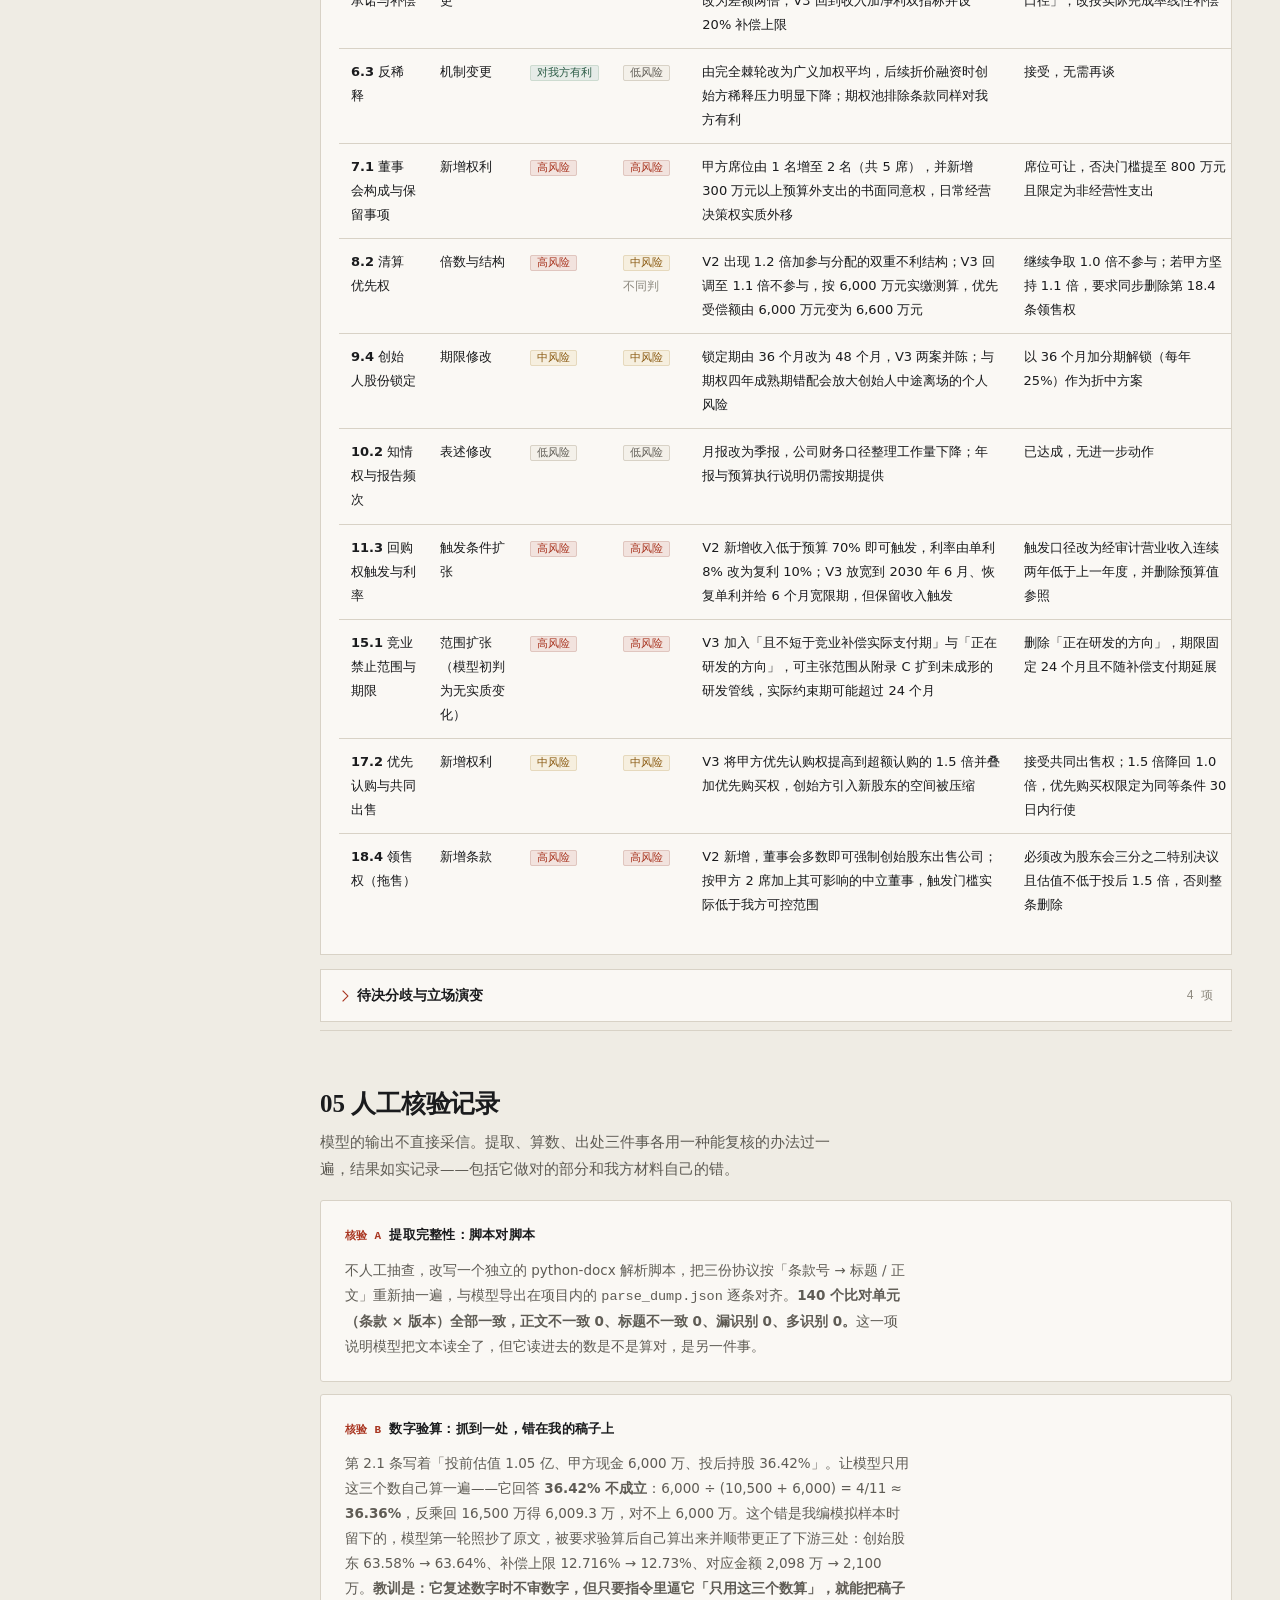
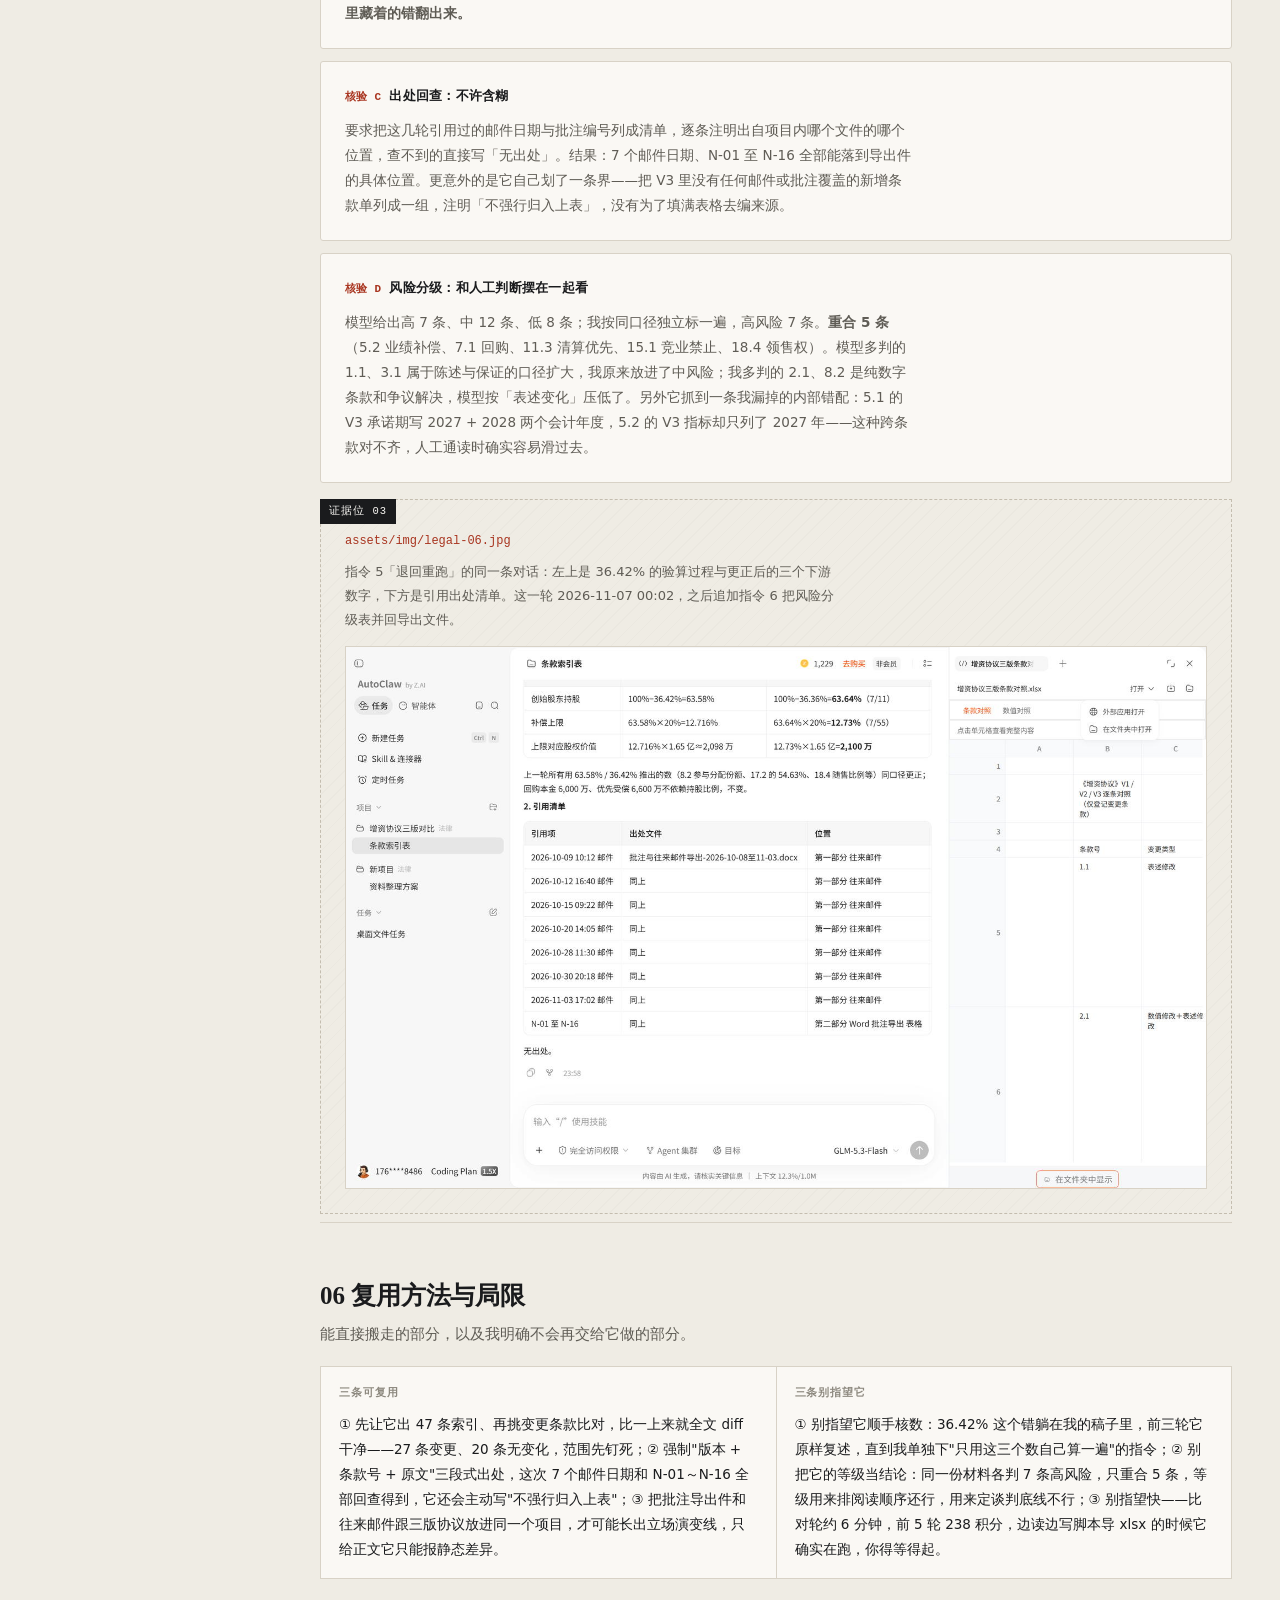
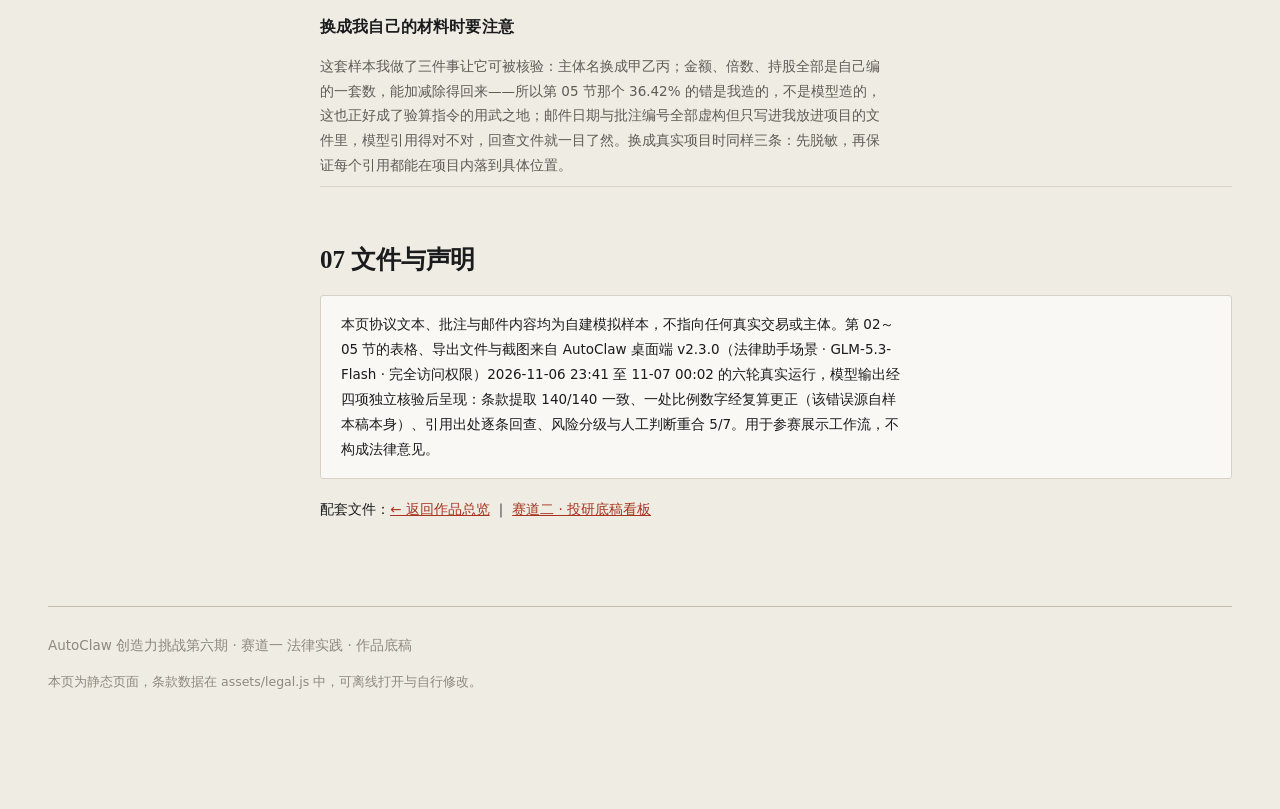
<file: legal.html>
<!DOCTYPE html>
<html lang="zh-CN" data-accent="legal">
<head>
<meta charset="UTF-8">
<meta name="viewport" content="width=device-width,initial-scale=1">
<title>三轮增资协议的条款级对比与风险复核 · AutoClaw 法律助手 底稿</title>
<meta name="description" content="用 AutoClaw 法律助手对 A 轮增资协议 V1/V2/V3 做条款级对比、风险分级与分歧清单的完整工作流底稿，含可复制指令、核验记录与复用方法。">
<link rel="stylesheet" href="assets/base.css">
</head>
<body>
<div class="progress" id="prog"></div>
<div class="wrap">

<header class="masthead">
  <div class="kicker">AutoClaw 创造力挑战 第六期 · 赛道一 法律实践 · 作品底稿</div>
  <h1>三轮增资协议，27 条条款改动，谁在什么时候改了哪一句</h1>
  <p class="lede">把 V1／V2／V3 三版《增资协议》和往来批注放进同一个项目，让 AutoClaw 法律助手输出一份能点开原文核对的条款级变更对照表、风险分级和待决分歧清单，用来准备第四轮修订稿。</p>
  <dl class="ledger">
    <div><dt>任务类型</dt><dd>多版合同对比 <em>／ 风险审查</em></dd></div>
    <div><dt>工具</dt><dd>AutoClaw 桌面端 · 法律助手</dd></div>
    <div><dt>样本</dt><dd>模拟脱敏协议 <em>（本页自建）</em></dd></div>
    <div><dt>周期</dt><dd>六轮 · 2026-11-06 23:41 — 11-07 00:02</dd></div>
  </dl>
</header>

<div class="body-grid">
<nav class="rail" aria-label="章节">
  <ol id="rail">
    <li><a href="#s1"><span class="n">01</span>任务背景</a></li>
    <li><a href="#s2"><span class="n">02</span>使用过程与指令</a></li>
    <li><a href="#s3"><span class="n">03</span>成果：条款级对比</a></li>
    <li><a href="#s4"><span class="n">04</span>成果：风险与分歧</a></li>
    <li><a href="#s5"><span class="n">05</span>人工核验记录</a></li>
    <li><a href="#s6"><span class="n">06</span>复用方法与局限</a></li>
    <li><a href="#s7"><span class="n">07</span>文件与声明</a></li>
  </ol>
  <p class="note">协议文本、批注与邮件均为自建模拟样本，不含任何真实交易信息。第 02、03、05 节的表格与截图来自 AutoClaw 桌面端的一次真实运行（2026-11-06 23:41 — 11-07 00:02）。</p>
</nav>

<main>

<section id="s1">
  <h2>01 任务背景</h2>
  <p class="h2sub">先说清楚这份东西最后要给谁用、错在哪会出事。</p>
  <p>一家做工业视觉的公司准备签 A 轮。投资机构先后发来三版《增资协议》草案，中间夹着 16 条批注和 7 封往来邮件。律师按传统做法要做的，是把三版逐条读一遍、标出改了什么、判断哪些改动对创始方不利、再把还没谈拢的列成清单带到第四轮桌上。</p>
  <p>难点不在读，而在<strong>漏</strong>：条款会挪位置、会拆成两款、会把"1.0 倍"写成"出资额的 100%加 20%"。一处没发现，签完就是几千万的差别。</p>
  <div class="figs">
    <div class="fig"><div class="v">27<span>条</span></div><div class="k"><b>发生变更的条款</b>模型报「共比对 47 条，20 条无变化」</div></div>
    <div class="fig"><div class="v">140<span>/140</span></div><div class="k"><b>比对单元逐字一致</b>独立解析三份 docx 回查</div></div>
    <div class="fig"><div class="v">5<span>/7</span></div><div class="k"><b>高风险重合条数</b>模型与人工各判 7 条</div></div>
  </div>
  <div class="claim">
    <div><h4>成果交付物</h4><p>条款变更对照表（带原文出处）· 风险分级清单 · 待决分歧表 · 第四轮修订建议稿要点。</p></div>
    <div><h4>不做什么</h4><p>不让模型出法律意见、不替代律师判断。它只做"找差异、归类别、给出处"，结论由人下。</p></div>
  </div>
</section>

<section id="s2">
  <h2>02 使用过程与指令</h2>
  <p class="h2sub">这一段是可以照着复现的操作脚本。1～4 是主流程，按顺序发；5 是核验用的退回指令，这次真正抓出问题的就是它；6 把分级结果并回导出件，方便机器复核。</p>
  <ol class="flow">
    <li><b>建项目，只放协议本体</b><span>桌面端进「法律助手」→ 新建项目 → 上传 V1／V2／V3 三份《增资协议》docx，批注和邮件先不放。第一轮只让它建立条款索引，避免一上来就比对导致漏项。</span></li>
    <li><b>要索引，不要结论</b><span>先产出"条款号—标题—三版是否出现"的索引表。人工扫一眼索引就能发现条款被挪动或拆分的位置，这一步决定了后面比对的可信度。</span></li>
    <li><b>再逐条比对，强制引用出处</b><span>变更必须写成"版本 + 条款号 + 原文片段"，不接受概括性描述。凡是给不出原文出处的结论，一律打回重跑。</span></li>
    <li><b>最后才分级和列分歧</b><span>把批注导出件和邮件加进项目，让它还原"哪一方在哪一轮提出这个改动"，再输出风险分级和待决分歧。</span></li>
  </ol>

  <h3><span class="n">指令 1</span>建立条款索引</h3>
  <div class="script" data-script>
    <div class="sh"><b>prompt · 索引</b><button class="copy">复制</button></div>
    <pre>读取项目内 V1、V2、V3 三份《增资协议》。
输出一张条款索引表，列：条款号｜条款标题｜V1 有无｜V2 有无｜V3 有无｜位置是否变动。
只登记，不判断，不概括内容。
条款被拆分、合并或改号时，在最后一列写明"由 V1 第 X 条拆出"这类对应关系。</pre>
  </div>

  <h3><span class="n">指令 2</span>条款级变更对照</h3>
  <div class="script" data-script>
    <div class="sh"><b>prompt · 比对</b><button class="copy">复制</button></div>
    <pre>按索引表逐条比对三版差异，输出：条款号｜变更类型（新增/删除/数值修改/表述修改）｜
V1 原文｜V2 原文｜V3 原文｜变更说明。
硬性要求：
1. 每条变更必须引用原文片段并标注版本号与条款号，禁止只写"调整了回购条件"这类概括；
2. 涉及金额、比例、期限、倍数的改动，单独列出并给出前后数值对照；
3. 没有变化的条款不要输出，但要在结尾报告"共比对 N 条，其中 M 条无变化"。</pre>
  </div>

  <h3><span class="n">指令 3</span>风险分级</h3>
  <div class="script" data-script>
    <div class="sh"><b>prompt · 分级</b><button class="copy">复制</button></div>
    <pre>站在被投资方（公司及其创始人）立场，把上一步的变更按高/中/低分级，每条给：
风险等级｜一句话理由｜对我方的具体影响（能算出数字的算出数字）｜建议动作（接受/还价/要求删除）。
理由必须落回条款原文，不要引用外部模板说法。
不确定的写"需人工判断"，不要为了填满表格而编理由。</pre>
  </div>

  <h3><span class="n">指令 4</span>分歧与立场还原</h3>
  <div class="script" data-script>
    <div class="sh"><b>prompt · 分歧</b><button class="copy">复制</button></div>
    <pre>项目内已补充三版批注导出件与往来邮件。对每个未闭环条款输出：
分歧事项｜甲方立场（引用邮件日期/批注编号）｜我方立场｜最新版本状态（已达成/待解决/两案并陈）。
同一事项在不同版本反复出现的，按时间顺序串成一条线，说明它是怎么演变成现在这样的。</pre>
  </div>

  <h3><span class="n">指令 5</span>退回验算与出处清单</h3>
  <div class="script" data-script>
    <div class="sh"><b>prompt · 核验</b><button class="copy">复制</button></div>
    <pre>退回重跑，只做两件事，不要重复前面的表格：
1. 第 2.1 条写「投前估值1.05亿元、甲方现金6,000万元、投后持股比例36.42%」。请只用这三个数自己算一遍投后估值和甲方持股比例，
   明确回答 36.42% 是否成立；若不成立，给出正确值，并说明这个偏差会不会影响你上一轮算的创始股东 63.58% 与补偿上限 12.716%。
2. 把你这几轮引用过的所有邮件日期与批注编号列成一张清单，逐条注明出自项目内哪个文件的哪个位置；
   材料里查不到的，直接写「无出处」，不要解释。</pre>
  </div>

  <h3><span class="n">指令 6</span>分级结果并回导出件</h3>
  <div class="script" data-script>
    <div class="sh"><b>prompt · 导出</b><button class="copy">复制</button></div>
    <pre>把第三轮的风险分级结果作为第三个工作表「风险分级」追加进 增资协议三版条款对照.xlsx，
列：条款号｜变更类型｜风险等级｜一句话理由｜对我方的具体影响｜建议动作，覆盖全部 27 条变更条款。
追加后在回复里只给一行统计：高 X 条、中 Y 条、低 Z 条，以及其中标注"需人工判断"的条数。</pre>
  </div>

  <div class="slot" id="slot-run">
    <span class="tag">证据位 01</span>
    <p class="file">assets/img/legal-01.jpg ～ legal-04.jpg</p>
    <p class="how">AutoClaw 桌面端 v2.3.0 · 法律助手场景 · 项目「增资协议三版对比」· 模型 GLM-5.3-Flash · 完全访问权限开启。指令 1～4 按上文原样发出，未改写措辞；5、6 见下。前 5 轮实测消耗 238 积分（1,467 → 1,229），索引轮 29 秒、比对轮约 6 分钟。</p>
    <figure><img src="assets/img/legal-01.jpg" alt="指令 1 条款索引表输出" loading="lazy"><figcaption style="font-size:12.5px;color:var(--ink-3);margin-top:6px">指令 1 · 23:42 · 已处理 29s — 47 条条款索引，识别出 18.4 为 V2 新增、其余位置未变动</figcaption></figure>
    <figure><img src="assets/img/legal-02.jpg" alt="指令 2 条款变更对照输出" loading="lazy"><figcaption style="font-size:12.5px;color:var(--ink-3);margin-top:6px">指令 2 · 23:48 — 逐条引用三版原文，结尾报告「共比对 47 条，其中 20 条无变化」</figcaption></figure>
    <figure><img src="assets/img/legal-03.jpg" alt="指令 3 风险分级输出" loading="lazy"><figcaption style="font-size:12.5px;color:var(--ink-3);margin-top:6px">指令 3 · 23:53 — 按被投资方立场分级，影响项带出可算的数字</figcaption></figure>
    <figure><img src="assets/img/legal-04.jpg" alt="指令 4 待决分歧时间线输出" loading="lazy"><figcaption style="font-size:12.5px;color:var(--ink-3);margin-top:6px">指令 4 · 23:57 — 按邮件日期与批注编号串成立场演变线</figcaption></figure>
  </div>
</section>

<section id="s3">
  <h2>03 成果：条款级变更对比</h2>
  <p class="h2sub">下表 12 条取自模型导出的 27 条对照表，原文片段已与三份 docx 逐字核对；点左侧条款看两版对照。</p>

  <div class="tool">
    <div class="tool-head">
      <div class="t">增资协议条款变更对照<small>自建模拟样本 · 此处展示 12 条，模型导出的「条款对照」表共 27 条变更条款</small></div>
      <div class="vchips" id="vchips" role="group" aria-label="对比版本">
        <button data-pair="1-2" class="on">V1 → V2</button>
        <button data-pair="2-3">V2 → V3</button>
        <button data-pair="1-3">V1 → V3</button>
      </div>
    </div>
    <div class="tool-body">
      <ul class="clist" id="clist" aria-label="变更条款"></ul>
      <div class="pane">
        <div class="verdict" id="verdict"></div>
        <div class="sbs">
          <div><h5 id="lab-a">V1</h5><p id="txt-a"></p></div>
          <div><h5 id="lab-b">V2</h5><p id="txt-b"></p></div>
        </div>
      </div>
    </div>
    <div class="tool-foot">
      <span>方向键上下切换条款</span>
      <span><kbd>1</kbd><kbd>2</kbd><kbd>3</kbd> 切换对比版本对</span>
      <span id="foot-note"></span>
    </div>
  </div>

  <div class="slot">
    <span class="tag">证据位 02</span>
    <p class="file">assets/img/legal-05.jpg</p>
    <p class="how">指令 2 要求把对照表导出到项目目录，模型自行写了 <code>parse_clauses.py</code> 与 <code>build_compare_xlsx.py</code> 解析 docx 后生成 <code>增资协议三版条款对照.xlsx</code>；指令 6 追加「风险分级」为第三个工作表。工作簿含「条款对照（27 条）／数值对照（30 项）／风险分级（27 条）」三表，右侧为应用内预览。</p>
    <img src="assets/img/legal-05.jpg" alt="模型导出的三表工作簿预览" loading="lazy">
  </div>
</section>

<section id="s4">
  <h2>04 成果：风险分级与待决分歧</h2>
  <p class="h2sub">模型给出高 7 条、中 12 条、低 8 条；我按同口径独立标一遍，高风险也是 7 条，两边重合 5 条。下表节选 12 条并列出两份等级，标"不同判"的 3 条就是要人拍板的地方。</p>
  <details class="ev" open>
    <summary>风险分级清单<span class="hint">12 条节选 · 人工 vs 模型</span></summary>
    <div class="in">
      <table style="min-width:900px">
        <thead><tr><th>条款</th><th>类型</th><th>人工</th><th>模型</th><th>对我方的具体影响</th><th>建议动作</th></tr></thead>
        <tbody id="riskBody"></tbody>
      </table>
    </div>
  </details>
  <details class="ev">
    <summary>待决分歧与立场演变<span class="hint">4 项</span></summary>
    <div class="in">
      <table style="min-width:760px">
        <thead><tr><th>事项</th><th>状态</th><th>甲方立场</th><th>我方立场</th><th>最新版本</th></tr></thead>
        <tbody>
          <tr><td>回购触发是否含"收入未达标"</td><td><span class="lvl h">待解决</span></td><td>10/12 邮件新增该触发，作为 IPO 延期的补偿通道；11/03 坚持保留</td><td>10/15 批注：口径改为经审计营业收入，且给 12 个月宽限期</td><td>V3 保留触发，新增 6 个月宽限期</td></tr>
          <tr><td>清算优先倍数与是否参与分配</td><td><span class="lvl d">基本达成</span></td><td>10/09 提出 1.2 倍参与分配</td><td>10/15 批注还价 1.0 倍不参与，10/20 甲方回 1.1 倍</td><td>V3 定 1.1 倍不参与，双方批注确认</td></tr>
          <tr><td>创始人股份锁定期</td><td><span class="lvl m">两案并陈</span></td><td>V2（10/22）改为 48 个月，10/28 邮件仍倾向 48</td><td>10/30 批注：36 个月，理由是与期权成熟期对齐</td><td>V3 同时保留 36／48，列入第四轮</td></tr>
          <tr><td>领售权触发门槛</td><td><span class="lvl h">待解决</span></td><td>V2 新增，董事会多数即可触发</td><td>10/15 批注要求改为股东会 2/3 且估值不低于投后 1.5 倍，11/03 甲方回复未采纳</td><td>V3 未采纳，仍为董事会多数</td></tr>
        </tbody>
      </table>
    </div>
  </details>
</section>

<section id="s5">
  <h2>05 人工核验记录</h2>
  <p class="h2sub">模型的输出不直接采信。提取、算数、出处三件事各用一种能复核的办法过一遍，结果如实记录——包括它做对的部分和我方材料自己的错。</p>
  <div class="sheet">
    <h4><span class="n">核验 A</span>提取完整性：脚本对脚本</h4>
    <p style="font-size:13.5px;color:var(--ink-2)">不人工抽查，改写一个独立的 python-docx 解析脚本，把三份协议按「条款号 → 标题 / 正文」重新抽一遍，与模型导出在项目内的 <code>parse_dump.json</code> 逐条对齐。<strong>140 个比对单元（条款 × 版本）全部一致，正文不一致 0、标题不一致 0、漏识别 0、多识别 0。</strong>这一项说明模型把文本读全了，但它读进去的数是不是算对，是另一件事。</p>
  </div>
  <div class="sheet">
    <h4><span class="n">核验 B</span>数字验算：抓到一处，错在我的稿子上</h4>
    <p style="font-size:13.5px;color:var(--ink-2)">第 2.1 条写着「投前估值 1.05 亿、甲方现金 6,000 万、投后持股 36.42%」。让模型只用这三个数自己算一遍——它回答 <strong>36.42% 不成立</strong>：6,000 ÷ (10,500 + 6,000) = 4/11 ≈ <strong>36.36%</strong>，反乘回 16,500 万得 6,009.3 万，对不上 6,000 万。这个错是我编模拟样本时留下的，模型第一轮照抄了原文，被要求验算后自己算出来并顺带更正了下游三处：创始股东 63.58% → 63.64%、补偿上限 12.716% → 12.73%、对应金额 2,098 万 → 2,100 万。<strong>教训是：它复述数字时不审数字，但只要指令里逼它「只用这三个数算」，就能把稿子里藏着的错翻出来。</strong></p>
  </div>
  <div class="sheet">
    <h4><span class="n">核验 C</span>出处回查：不许含糊</h4>
    <p style="font-size:13.5px;color:var(--ink-2)">要求把这几轮引用过的邮件日期与批注编号列成清单，逐条注明出自项目内哪个文件的哪个位置，查不到的直接写「无出处」。结果：7 个邮件日期、N-01 至 N-16 全部能落到导出件的具体位置。更意外的是它自己划了一条界——把 V3 里没有任何邮件或批注覆盖的新增条款单列成一组，注明「不强行归入上表」，没有为了填满表格去编来源。</p>
  </div>
  <div class="sheet">
    <h4><span class="n">核验 D</span>风险分级：和人工判断摆在一起看</h4>
    <p style="font-size:13.5px;color:var(--ink-2)">模型给出高 7 条、中 12 条、低 8 条；我按同口径独立标一遍，高风险 7 条。<strong>重合 5 条</strong>（5.2 业绩补偿、7.1 回购、11.3 清算优先、15.1 竞业禁止、18.4 领售权）。模型多判的 1.1、3.1 属于陈述与保证的口径扩大，我原来放进了中风险；我多判的 2.1、8.2 是纯数字条款和争议解决，模型按「表述变化」压低了。另外它抓到一条我漏掉的内部错配：5.1 的 V3 承诺期写 2027 + 2028 两个会计年度，5.2 的 V3 指标却只列了 2027 年——这种跨条款对不齐，人工通读时确实容易滑过去。</p>
  </div>
  <div class="slot">
    <span class="tag">证据位 03</span>
    <p class="file">assets/img/legal-06.jpg</p>
    <p class="how">指令 5「退回重跑」的同一条对话：左上是 36.42% 的验算过程与更正后的三个下游数字，下方是引用出处清单。这一轮 2026-11-07 00:02，之后追加指令 6 把风险分级表并回导出文件。</p>
    <img src="assets/img/legal-06.jpg" alt="验算更正与引用出处清单" loading="lazy">
  </div>
</section>

<section id="s6">
  <h2>06 复用方法与局限</h2>
  <p class="h2sub">能直接搬走的部分，以及我明确不会再交给它做的部分。</p>
  <div class="claim">
    <div><h4>三条可复用</h4>
      <p>① 先让它出 47 条索引、再挑变更条款比对，比一上来就全文 diff 干净——27 条变更、20 条无变化，范围先钉死；② 强制"版本 + 条款号 + 原文"三段式出处，这次 7 个邮件日期和 N-01～N-16 全部回查得到，它还会主动写"不强行归入上表"；③ 把批注导出件和往来邮件跟三版协议放进同一个项目，才可能长出立场演变线，只给正文它只能报静态差异。</p></div>
    <div><h4>三条别指望它</h4>
      <p>① 别指望它顺手核数：36.42% 这个错躺在我的稿子里，前三轮它原样复述，直到我单独下"只用这三个数自己算一遍"的指令；② 别把它的等级当结论：同一份材料各判 7 条高风险，只重合 5 条，等级用来排阅读顺序还行，用来定谈判底线不行；③ 别指望快——比对轮约 6 分钟，前 5 轮 238 积分，边读边写脚本导 xlsx 的时候它确实在跑，你得等得起。</p></div>
  </div>
  <h3>换成我自己的材料时要注意</h3>
  <p style="font-size:13.5px;color:var(--ink-2)">这套样本我做了三件事让它可被核验：主体名换成甲乙丙；金额、倍数、持股全部是自己编的一套数，能加减除得回来——所以第 05 节那个 36.42% 的错是我造的，不是模型造的，这也正好成了验算指令的用武之地；邮件日期与批注编号全部虚构但只写进我放进项目的文件里，模型引用得对不对，回查文件就一目了然。换成真实项目时同样三条：先脱敏，再保证每个引用都能在项目内落到具体位置。</p>
</section>

<section id="s7">
  <h2>07 文件与声明</h2>
  <div class="sheet tight">
    <p style="font-size:13.5px">本页协议文本、批注与邮件内容均为自建模拟样本，不指向任何真实交易或主体。第 02～05 节的表格、导出文件与截图来自 AutoClaw 桌面端 v2.3.0（法律助手场景 · GLM-5.3-Flash · 完全访问权限）2026-11-06 23:41 至 11-07 00:02 的六轮真实运行，模型输出经四项独立核验后呈现：条款提取 140/140 一致、一处比例数字经复算更正（该错误源自样本稿本身）、引用出处逐条回查、风险分级与人工判断重合 5/7。用于参赛展示工作流，不构成法律意见。</p>
  </div>
  <p style="margin-top:18px;font-size:13.5px">配套文件：<a href="index.html">← 返回作品总览</a> ｜ <a href="finance.html">赛道二 · 投研底稿看板</a></p>
</section>

</main>
</div>

<footer>
  <p class="back">AutoClaw 创造力挑战第六期 · 赛道一 法律实践 · 作品底稿</p>
  <p>本页为静态页面，条款数据在 assets/legal.js 中，可离线打开与自行修改。</p>
</footer>

</div>
<script src="assets/app.js"></script>
<script src="assets/legal.js"></script>
</body>
</html>
</file>
<file: assets/base.css>
/* 底稿方向：纸面 + 墨色 + 每页一个强调色 */
:root{
  --paper:#efece4;
  --sheet:#faf8f4;
  --sheet-2:#f4f1ea;
  --ink:#1a1b1d;
  --ink-2:#5f5c55;
  --ink-3:#8d897f;
  --rule:#d8d2c6;
  --rule-2:#c4bdaf;
  --serif:"Noto Serif SC","Source Han Serif SC","Songti SC",STSong,"SimSun",serif;
  --sans:"PingFang SC","HarmonyOS Sans SC","Microsoft YaHei",system-ui,sans-serif;
  --mono:"SFMono-Regular","JetBrains Mono",Consolas,"Liberation Mono",monospace;
  --rail:216px;
}
html[data-accent="legal"]{--accent:#a8341f;--accent-soft:#f2e3de;}
html[data-accent="fin"]{--accent:#1c5b4e;--accent-soft:#e2ece7;}
html[data-accent="index"]{--accent:#3b4a63;--accent-soft:#e5e8ee;}

*{margin:0;padding:0;box-sizing:border-box}
html{-webkit-text-size-adjust:100%;scroll-behavior:smooth}
body{
  background:var(--paper);color:var(--ink);
  font-family:var(--sans);font-size:15px;line-height:1.85;
  font-feature-settings:"tnum" 1;
  background-image:linear-gradient(180deg,rgba(255,255,255,.5),rgba(255,255,255,0) 420px);
}
::selection{background:var(--accent);color:#fff}

/* 阅读进度 */
.progress{position:fixed;inset:0 auto auto 0;height:2px;width:0;background:var(--accent);z-index:50;transition:width .1s linear}

.wrap{max-width:1240px;margin:0 auto;padding:0 28px 120px}

/* 报头 */
.masthead{padding:76px 0 34px;border-bottom:1px solid var(--rule-2)}
.kicker{font-family:var(--mono);font-size:11.5px;letter-spacing:.22em;text-transform:uppercase;color:var(--accent)}
.masthead h1{
  font-family:var(--serif);font-weight:600;font-size:clamp(30px,4.4vw,50px);
  line-height:1.24;letter-spacing:-.01em;margin:16px 0 0;max-width:22ch;
}
.masthead .lede{font-size:16.5px;color:var(--ink-2);max-width:56ch;margin-top:18px}
.ledger{display:flex;flex-wrap:wrap;gap:0 34px;margin-top:30px}
.ledger div{padding:2px 0}
.ledger dt{font-size:11.5px;color:var(--ink-3);font-family:var(--mono);letter-spacing:.08em}
.ledger dd{font-size:14.5px;font-weight:600;margin-top:2px}
.ledger dd em{font-style:normal;font-weight:400;color:var(--ink-2)}

/* 主体两栏 */
.body-grid{display:grid;grid-template-columns:var(--rail) minmax(0,1fr);gap:56px;padding-top:44px}
.rail{position:sticky;top:34px;align-self:start}
.rail ol{list-style:none;border-left:1px solid var(--rule)}
.rail a{
  display:block;padding:7px 0 7px 15px;margin-left:-1px;
  border-left:1px solid transparent;
  font-size:13px;color:var(--ink-3);text-decoration:none;
}
.rail a .n{font-family:var(--mono);font-size:10.5px;letter-spacing:.1em;display:block;color:var(--rule-2)}
.rail a:hover{color:var(--ink)}
.rail a.on{color:var(--ink);border-left-color:var(--accent);font-weight:600}
.rail a.on .n{color:var(--accent)}
.rail .note{margin-top:22px;font-size:12px;color:var(--ink-3);line-height:1.7;padding-left:15px}

main{min-width:0}
section{padding:56px 0 8px;scroll-margin-top:28px}
section+section{border-top:1px solid var(--rule)}
h2{font-family:var(--serif);font-weight:600;font-size:25px;line-height:1.35;letter-spacing:-.005em}
h2 + .h2sub{color:var(--ink-2);font-size:14.5px;margin-top:8px;max-width:58ch}
h3{font-size:15.5px;font-weight:600;margin:34px 0 12px;letter-spacing:.01em}
h3 .n{font-family:var(--mono);font-size:11px;color:var(--accent);letter-spacing:.1em;margin-right:9px}
p{max-width:66ch}
p+p{margin-top:12px}
a{color:var(--accent)}
ul.plain{list-style:none;max-width:66ch}
ul.plain li{padding-left:17px;position:relative;margin-top:7px}
ul.plain li::before{content:"";position:absolute;left:2px;top:.85em;width:5px;height:1px;background:var(--ink-3)}

/* 大数字 */
.figs{display:flex;flex-wrap:wrap;gap:44px;margin:28px 0 6px}
.fig .v{font-family:var(--serif);font-size:44px;line-height:1;font-weight:600;letter-spacing:-.02em}
.fig .v span{font-size:20px;font-weight:400;color:var(--ink-2);margin-left:3px}
.fig .k{font-size:12.5px;color:var(--ink-2);margin-top:9px;max-width:16ch}
.fig .k b{display:block;color:var(--ink);font-size:13px}

/* 卡片纸 */
.sheet{background:var(--sheet);border:1px solid var(--rule);border-radius:3px;padding:22px 24px;margin-top:18px}
.sheet.tight{padding:16px 20px}
.sheet + .sheet{margin-top:12px}
.sheet h4{font-size:13px;font-weight:600;letter-spacing:.02em;margin-bottom:10px}
.sheet h4 .n{font-family:var(--mono);color:var(--accent);margin-right:8px;font-size:11px}

/* 状态标记 */
.st{font-family:var(--mono);font-size:10.5px;letter-spacing:.06em;padding:2px 7px;border-radius:2px;white-space:nowrap;vertical-align:.12em}
.st.demo{border:1px solid var(--rule-2);color:var(--ink-2);background:var(--sheet-2)}
.st.todo{border:1px dashed var(--accent);color:var(--accent)}
.st.ok{background:var(--accent);color:#fff}
.st.warn{border:1px solid var(--rule-2);color:#8a5a12;background:#f6efdf}

/* 表格（默认折叠为证据） */
details.ev{margin-top:14px;border:1px solid var(--rule);background:var(--sheet)}
details.ev>summary{
  list-style:none;cursor:pointer;padding:13px 18px;font-size:13.5px;font-weight:600;
  display:flex;align-items:center;gap:10px;
}
details.ev>summary::-webkit-details-marker{display:none}
details.ev>summary::before{content:"";width:7px;height:7px;border-right:1.5px solid var(--accent);border-bottom:1.5px solid var(--accent);transform:rotate(-45deg);transition:transform .18s}
details.ev[open]>summary::before{transform:rotate(45deg)}
details.ev>summary .hint{font-weight:400;color:var(--ink-3);font-size:12px;margin-left:auto;font-family:var(--mono)}
details.ev .in{border-top:1px solid var(--rule);padding:4px 18px 16px;overflow-x:auto}
table{width:100%;border-collapse:collapse;font-size:13px;margin:10px 0}
th{text-align:left;font-weight:600;font-size:11.5px;letter-spacing:.06em;color:var(--ink-3);padding:12px 12px 8px;border-bottom:1px solid var(--rule-2);white-space:nowrap}
td{padding:11px 12px;border-bottom:1px solid var(--rule);vertical-align:top}
tr:last-child td{border-bottom:none}
td.num,th.num{font-family:var(--mono);text-align:right;white-space:nowrap}
td b{font-weight:600}
.lvl{font-family:var(--mono);font-size:11px;padding:1px 6px;border-radius:2px;white-space:nowrap}
.lvl.h{background:var(--accent-soft);color:var(--accent);border:1px solid #e0c6bf}
.lvl.m{background:#f6efdf;color:#8a5a12;border:1px solid #e6d9bd}
.lvl.l{background:var(--sheet-2);color:var(--ink-2);border:1px solid var(--rule)}
.lvl.d{background:#e6ece8;color:#2c5c46;border:1px solid #cddbd0}

/* 证据位 */
.slot{
  position:relative;margin-top:16px;padding:30px 24px 24px;
  border:1px dashed var(--rule-2);background:
    repeating-linear-gradient(-45deg,transparent,transparent 9px,rgba(0,0,0,.014) 9px,rgba(0,0,0,.014) 10px);
}
.slot .tag{position:absolute;top:-1px;left:-1px;font-family:var(--mono);font-size:10.5px;letter-spacing:.1em;background:var(--ink);color:var(--sheet);padding:3px 9px}
.slot .file{font-family:var(--mono);font-size:12px;color:var(--accent);word-break:break-all}
.slot .how{font-size:13px;color:var(--ink-2);margin-top:8px;max-width:60ch}
.slot img{display:block;width:100%;height:auto;border:1px solid var(--rule);margin-top:14px}

/* 对比工具 */
.tool{border:1px solid var(--rule-2);background:var(--sheet);margin-top:20px}
.tool-head{display:flex;flex-wrap:wrap;align-items:center;gap:12px;padding:14px 18px;border-bottom:1px solid var(--rule)}
.tool-head .t{font-size:13.5px;font-weight:600}
.tool-head .t small{font-weight:400;color:var(--ink-3);margin-left:8px;font-size:12px}
.vchips{display:flex;gap:0;margin-left:auto;border:1px solid var(--rule-2)}
.vchips button{
  font:inherit;font-size:12px;font-family:var(--mono);letter-spacing:.04em;
  padding:5px 13px;background:var(--sheet);border:none;border-right:1px solid var(--rule-2);cursor:pointer;color:var(--ink-2);
}
.vchips button:last-child{border-right:none}
.vchips button.on{background:var(--ink);color:var(--sheet)}
.tool-body{display:grid;grid-template-columns:minmax(0,258px) minmax(0,1fr)}
.clist{list-style:none;border-right:1px solid var(--rule);max-height:520px;overflow:auto}
.clist li{border-bottom:1px solid var(--rule)}
.clist button{
  font:inherit;display:block;width:100%;text-align:left;background:none;border:none;cursor:pointer;
  padding:13px 15px;font-size:13px;color:var(--ink-2);line-height:1.5;
}
.clist button .c{display:block;color:var(--ink);font-weight:600;font-size:13px}
.clist button .r{display:block;font-size:11.5px;color:var(--ink-3);margin-top:3px;font-family:var(--mono)}
.clist button:hover{background:var(--sheet-2)}
.clist button.on{background:var(--accent-soft);box-shadow:inset 3px 0 0 var(--accent)}
.clist button.on .r{color:var(--accent)}
.pane{padding:18px 20px;min-width:0}
.pane .verdict{font-size:13px;background:var(--sheet-2);border-left:2px solid var(--accent);padding:10px 14px;margin-bottom:16px;color:var(--ink-2)}
.pane .verdict b{color:var(--ink)}
.sbs{display:grid;grid-template-columns:1fr 1fr;gap:1px;background:var(--rule)}
.sbs>div{background:var(--sheet);padding:14px 16px;min-width:0}
.sbs h5{font-family:var(--mono);font-size:11px;letter-spacing:.08em;color:var(--ink-3);font-weight:400;margin-bottom:10px}
.sbs p{font-size:13px;line-height:1.9;max-width:none}
del.ins{background:var(--accent-soft);color:var(--accent);text-decoration:line-through;padding:.05em .15em}
ins.ins{background:#e4ece7;color:#245a43;padding:.05em .15em;text-decoration:none;border-bottom:1px solid #b9cfc2}
.tool-foot{border-top:1px solid var(--rule);padding:12px 18px;font-size:12px;color:var(--ink-3);display:flex;gap:18px;flex-wrap:wrap}
.tool-foot kbd{font-family:var(--mono);font-size:11px;border:1px solid var(--rule-2);border-bottom-width:2px;border-radius:3px;padding:0 5px;background:var(--sheet-2)}

/* 指令脚本块 */
.script{margin-top:14px;border:1px solid var(--rule-2);background:#22242a;color:#e8e6e0}
.script .sh{display:flex;align-items:center;gap:12px;padding:9px 14px;border-bottom:1px solid #33363d;font-size:12px;font-family:var(--mono);color:#a9a49a}
.script .sh b{color:#e8e6e0;font-weight:500}
.script .copy{margin-left:auto;font:inherit;font-size:11px;font-family:var(--mono);background:none;border:1px solid #454951;color:#c9c5bd;padding:3px 10px;border-radius:2px;cursor:pointer}
.script .copy:hover{background:#2f3238;color:#fff}
.script .copy.done{border-color:#6c8a76;color:#a9cbb4}
.script pre{padding:15px 16px;font-family:var(--mono);font-size:12.5px;line-height:1.85;white-space:pre-wrap;word-break:break-word;overflow:auto}
.script pre .v{color:#e0a56a}

/* 流程 */
.flow{counter-reset:s;margin-top:20px}
.flow li{list-style:none;counter-increment:s;position:relative;padding:0 0 26px 44px;max-width:64ch}
.flow li::before{
  content:counter(s,decimal-leading-zero);position:absolute;left:0;top:1px;
  font-family:var(--mono);font-size:11px;color:var(--accent);
  border:1px solid var(--rule-2);border-radius:50%;width:28px;height:28px;display:grid;place-items:center;background:var(--sheet);
}
.flow li::after{content:"";position:absolute;left:14px;top:32px;bottom:4px;width:1px;background:var(--rule)}
.flow li:last-child::after{display:none}
.flow b{display:block;font-size:14px}
.flow span{font-size:13.5px;color:var(--ink-2)}

/* 结论块 */
.claim{display:grid;grid-template-columns:minmax(0,1fr) minmax(0,1fr);gap:1px;background:var(--rule);border:1px solid var(--rule);margin-top:18px}
.claim>div{background:var(--sheet);padding:16px 18px}
.claim h4{font-family:var(--mono);font-size:11px;letter-spacing:.08em;color:var(--ink-3);margin-bottom:9px}
.claim p{font-size:13.5px}

/* 页脚 */
footer{margin-top:76px;padding-top:26px;border-top:1px solid var(--rule-2);font-size:12.5px;color:var(--ink-3)}
footer .back{font-size:13.5px;margin-bottom:10px}

/* 首页卡片 */
.cases{display:grid;grid-template-columns:repeat(auto-fit,minmax(300px,1fr));gap:18px;margin-top:26px}
.case{display:block;text-decoration:none;color:inherit;background:var(--sheet);border:1px solid var(--rule-2);padding:26px 26px 22px;position:relative;transition:border-color .16s,transform .16s}
.case:hover{border-color:var(--ink);transform:translateY(-2px)}
.case .no{font-family:var(--mono);font-size:11px;letter-spacing:.14em;color:var(--ink-3)}
.case h3{font-family:var(--serif);font-size:20px;font-weight:600;margin:12px 0 0}
.case p{font-size:13.5px;color:var(--ink-2);margin-top:8px}
.case .go{margin-top:16px;font-size:12px;font-family:var(--mono);letter-spacing:.06em;color:var(--accent)}
.case .flag{position:absolute;top:0;right:0;background:var(--ink);color:var(--sheet);font-family:var(--mono);font-size:10px;letter-spacing:.08em;padding:3px 9px}

.steps{margin-top:22px}
.steps>div{display:grid;grid-template-columns:64px minmax(0,1fr);gap:18px;padding:20px 0;border-top:1px solid var(--rule)}
.steps .lab{font-family:var(--mono);font-size:11px;color:var(--accent);letter-spacing:.08em;padding-top:4px}
.steps h4{font-size:15px;font-weight:600}
.steps p{font-size:13.5px;color:var(--ink-2);margin-top:6px}

@media(max-width:980px){
  .body-grid{grid-template-columns:minmax(0,1fr);gap:0}
  .rail{position:sticky;top:0;z-index:20;background:var(--paper);padding:12px 0 10px;margin:0 -20px;padding-left:20px;padding-right:20px;border-bottom:1px solid var(--rule)}
  .rail ol{display:flex;gap:6px;overflow-x:auto;border-left:none;scrollbar-width:none}
  .rail ol::-webkit-scrollbar{display:none}
  .rail a{border-left:none!important;white-space:nowrap;padding:5px 12px;border:1px solid var(--rule);border-radius:2px;font-size:12.5px;background:var(--sheet)}
  .rail a.on{background:var(--ink);color:var(--sheet);border-color:var(--ink)}
  .rail a.on .n{color:var(--sheet);opacity:.6}
  .rail .note{display:none}
  .tool-body{grid-template-columns:minmax(0,1fr)}
  .clist{border-right:none;border-bottom:1px solid var(--rule);max-height:none}
  .sbs,.claim{grid-template-columns:minmax(0,1fr)}
  .masthead{padding:44px 0 26px}
  .wrap{padding:0 20px 80px}
}
</file>
